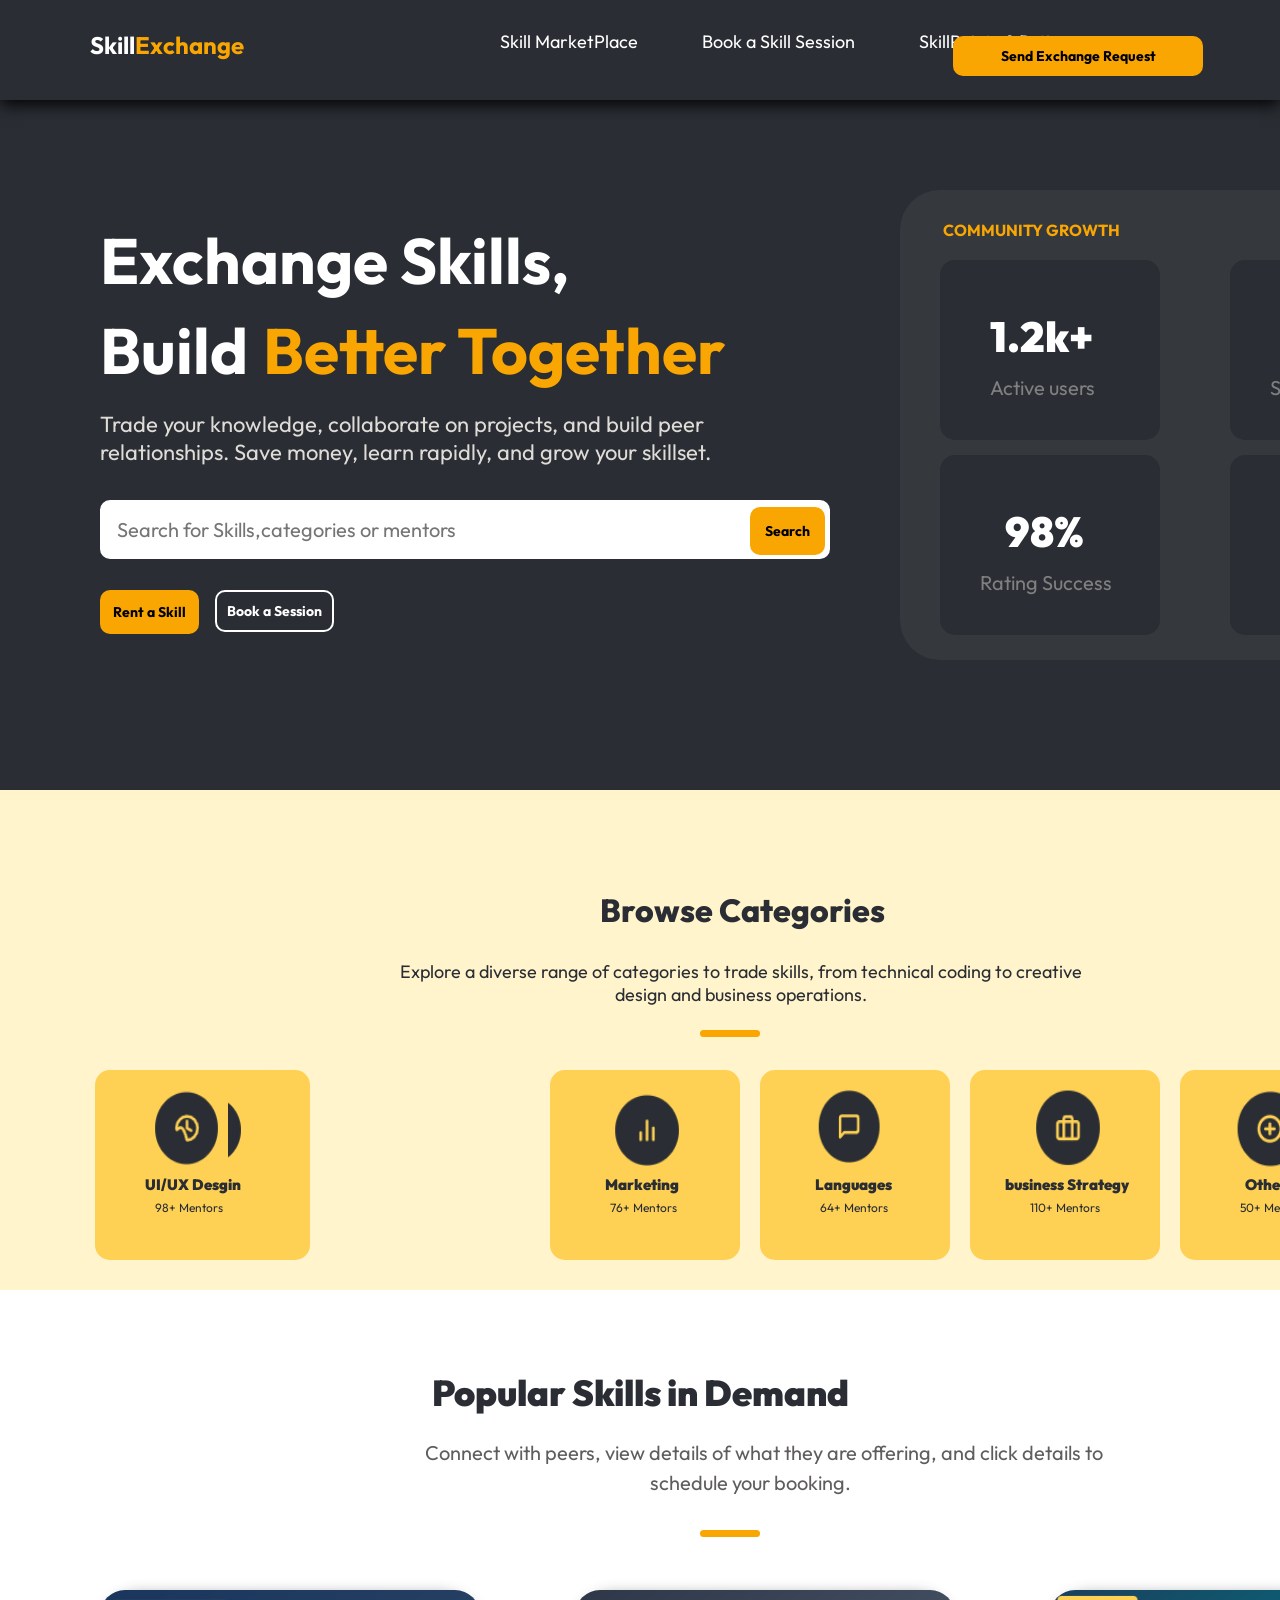
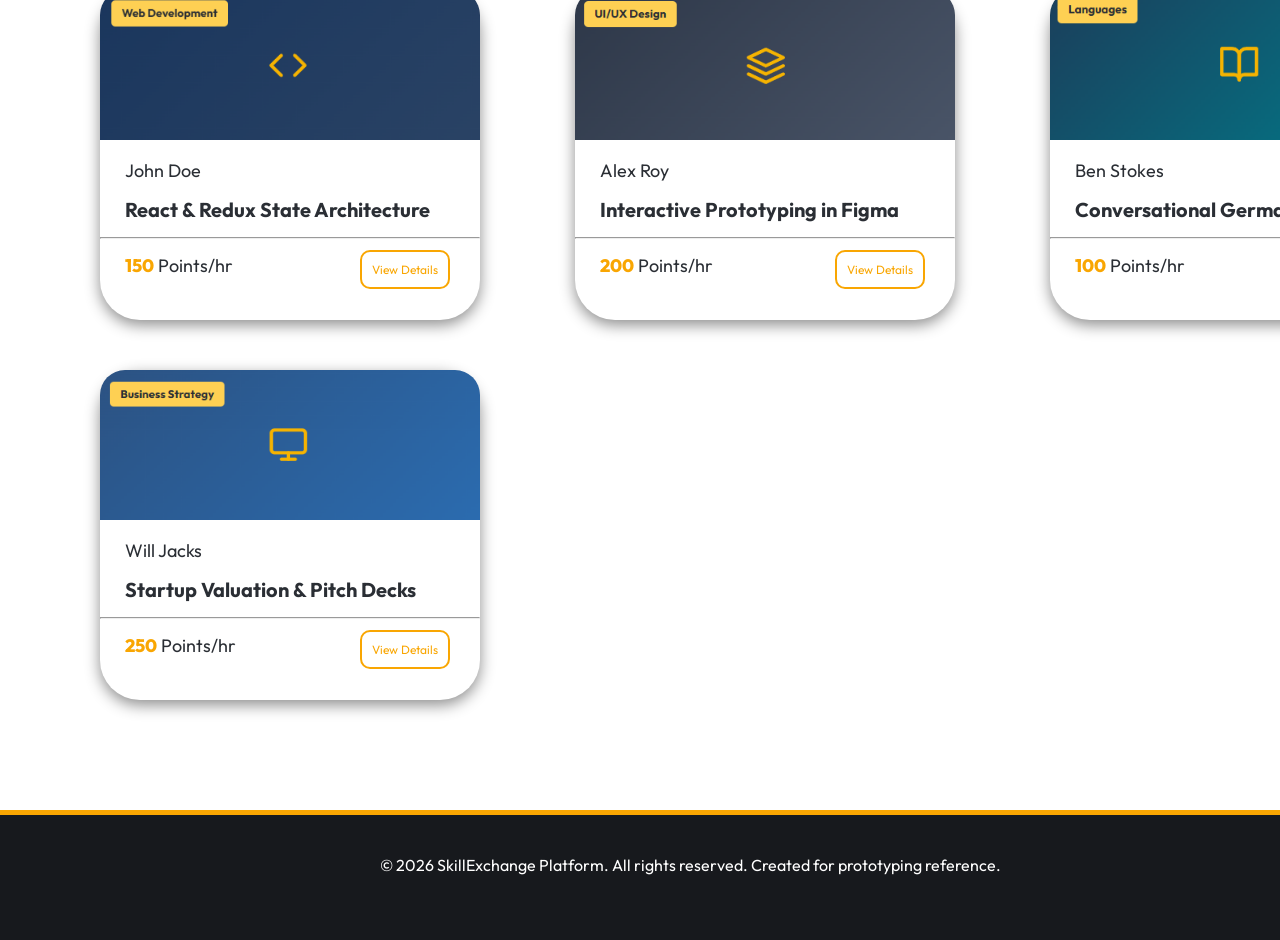
<file: allcodes/index.html>
<!DOCTYPE html>
<html lang="en">
<head>
    <meta charset="UTF-8">
    <link rel="stylesheet" href="skillmarket.css">
    <link rel="icon" href="./Gemini_Generated_Image_r9haxmr9haxmr9ha.png">
    <meta name="viewport" content="width=device-width, initial-scale=1.0">
    <link rel="preconnect" href="https://fonts.googleapis.com">
<link rel="preconnect" href="https://fonts.gstatic.com" crossorigin>
<link href="https://fonts.googleapis.com/css2?family=Outfit:wght@100..900&display=swap" rel="stylesheet">
    <title>X-Stranger</title>
</head>
<body>
  
    <nav>

        <div class="nav-bg">

            <!-- nav-heading -->

             <div class="nav-heading">
            <h1>Skill</h1> <h1 style="color: #F9A602;">Exchange</h1>
        </div>

        <!-- nav-sections -->


        <div class="nav-sections">
            <li style="margin-left: 500px;">Skill MarketPlace</li>
            <a href="./booking.html" style="text-decoration: none; color: white;"><li>Book a Skill Session</li></a>
            <a href="./skillpoints.html" style="text-decoration: none; color: white;"><li>SkillPoints & Ratings</li></a>
            <div class="nav-btn">
                <a href="./linked-feedback.html"><button style="margin-bottom: 10px; border: none;">Send Exchange Request</button></a>
            </div>
        </div>
  </nav>    

    <div class="align">
<!-- intro-section-left -->


<div class="intro-section">

    <div class="left-intro-up">
        <h1>Exchange Skills,</h1>
        
    </div>

     <div class="left-intro-down1">
        <h1>Build</h1>  <h1 style="margin-left: 15px; color: #F9A602;">Better Together</h1> 
        
    </div>

    <div class="left-intro-down2">
        <p>Trade your knowledge, collaborate on projects, and build peer</p>  <p> relationships. Save money, learn rapidly, and grow your skillset.  </p>
    </div>

     <div class="left-intro-down3">
        <input  type="text" placeholder="Search for Skills,categories or mentors " >
        <button>Search</button>
    </div>

    <div class="left-intro-down4">
        <a href="./linked-feedback.html"><div class="intro-left-btn1"><button >Rent a Skill</button></div></a>
<div class="intro-left-btn2"><a href="./booking.html" style="text-decoration: none;"><button >Book a Session</button></a></div> 
    </div>

</div>
     </div>


     <!-- intro-section-right -->

     <div class="intro-section-right">
      <div class="intro-box">

        <div class="box-head">
            COMMUNITY GROWTH
        </div>


        <div class="intro-right-boxes">
            <div class="card1">
                <p>1.2k+</p>
                <p1>Active users</p1>
            </div>
            <div class="card2">
                <p>450+</p>
                <p1>Skills Swapped</p1>
            </div>
            <div class="intro-right-other cards">
            <div class="card3">
                 <p>98%</p>
                <p1>Rating Success</p1>
            </div>
              <div class="card4">
                 <p>12k</p>
                <p1>Points Traded</p1>
              </div>
              </div>

        </div>




      </div>
      </div>

  </div>



<!-- browse sections -->

<div class="browse-area">

    <div class="details1-browse">
        <p>Browse Categories</p>
    </div>

     <div class="details2-browse">
        <p>Explore a diverse range of categories to trade skills, from technical coding to creative</p> <p>design and business operations.</p>
    </div>

    <div class="details2-browse-hypen"></div>





    <div class="details2-browse-container">
           <div class="card1-browse">
            <img src="./browselogo1.png" alt="" height="80px" width="80px" > 
            <p>Web Development</p>
            <p1>120+ Members</p1>

           </div>
               <div class="card2-browse">
                <img src="./ui design.png" alt="" height="80px" width="80px" > 
                    <p>UI/UX Desgin</p>
            <p1>98+ Mentors</p1>
               </div>
                   <div class="card3-browse">
                    <img src="./marketing.png" alt="" height="80px" width="95px" > 
                      <p>Marketing</p>
            <p1>76+ Mentors</p1>
                   </div>
                       <div class="card4-browse">
                        <img src="./lagnuages.png" alt="" height="75px" width="85px" > 
                          <p>Languages</p>
            <p1>64+ Mentors</p1>
                       </div>
                        <div class="card5-browse">
                            <img src="./business.png" alt="" height="85px" width="100px" > 
                              <p>business Strategy</p>
            <p1>110+ Mentors</p1>
                        </div>
                            <div class="card6-browse">
                                <img src="./others.png" alt="" height="80px" width="90px" > 
                                  <p style=" color: #2A2E34;">Others</p>
            <p1>50+ Mentors</p1>
                            </div>

    </div>
</div>

<!-- skills section -->

<div class="skills">
    <div class="skills-heading">
        <h1>Popular Skills in Demand</h1>
         </div>
<div class="skill-heading-p">
        <p>Connect with peers, view details of what they are offering, and click details to</p>
        <p style="top: 170px;left: 650px;margin-top: 10px;">schedule your booking.</p>
        </div>

        <div class="skill-hypen"></div>



        <!-- skills box section -->


<div class="imgskill-box">
    <div class="imgskill-box1">
        <img src="./Screenshot 2026-08-07 153200.png" alt="">
        <div class="img-details">    
            <p>John Doe</p>
              <p1>React & Redux State Architecture</p1>
              <hr style="margin-top: 15px;">
              <p> <p9 style="color: #F9A602;font-weight: 800">150</p9> Points/hr</p>
              <div class="view-button">
              <a href="./booking.html" style="text-decoration: none;"><button >View Details</button></a>
              </div>
              
            
        </div>
        
    </div>



    <div class="imgskill-box2">
         <img src="./img2.png" alt="">
          <div class="img-details">   
             <p>Alex Roy</p>
              <p1>Interactive Prototyping in Figma</p1> 
              <hr style="margin-top: 15px;">
              <p> <p9 style="color: #F9A602;font-weight: 800">200</p9> Points/hr</p>
               <div class="view-button">
             <a href="./booking.html" style="text-decoration: none;"><button >View Details</button></a>
              </div>
           
        </div>
    </div>






    <div class="imgskill-box3">
         <img src="./img3.png" alt="">
          <div class="img-details">    
            <p>Ben Stokes</p>
              <p1>Conversational German Basics</p1> 
              <hr style="margin-top: 15px;">
               <p> <p9 style="color: #F9A602;font-weight: 800">100</p9> Points/hr</p>
               <div class="view-button">
              <a href="./booking.html" style="text-decoration: none;"><button >View Details</button></a>
              </div>
          
        
        </div>
    </div><br>


    <div class="imgskill-box4">
         <img src="./img4.png" alt="">
          <div class="img-details">    
            <p>Will Jacks</p>
              <p1>Startup Valuation & Pitch Decks</p1> 
               <hr style="margin-top: 15px;">
               <p> <p9 style="color: #F9A602;font-weight: 800">250</p9> Points/hr</p>
               <div class="view-button">
              <a href="./booking.html" style="text-decoration: none;"><button >View Details</button></a>
              </div>
        </div>
    </div>
    
</div>
   
</div>

<!-- FOOTER SECTIONS FOR ALL -->

<div class="footer-area">
    <p style="color: white; text-align: center; margin-top: 40px; margin-left: 100px;">
        © 2026 SkillExchange Platform. All rights reserved. Created for prototyping reference.
    </p>
</div>














</body>
</html>
</file>
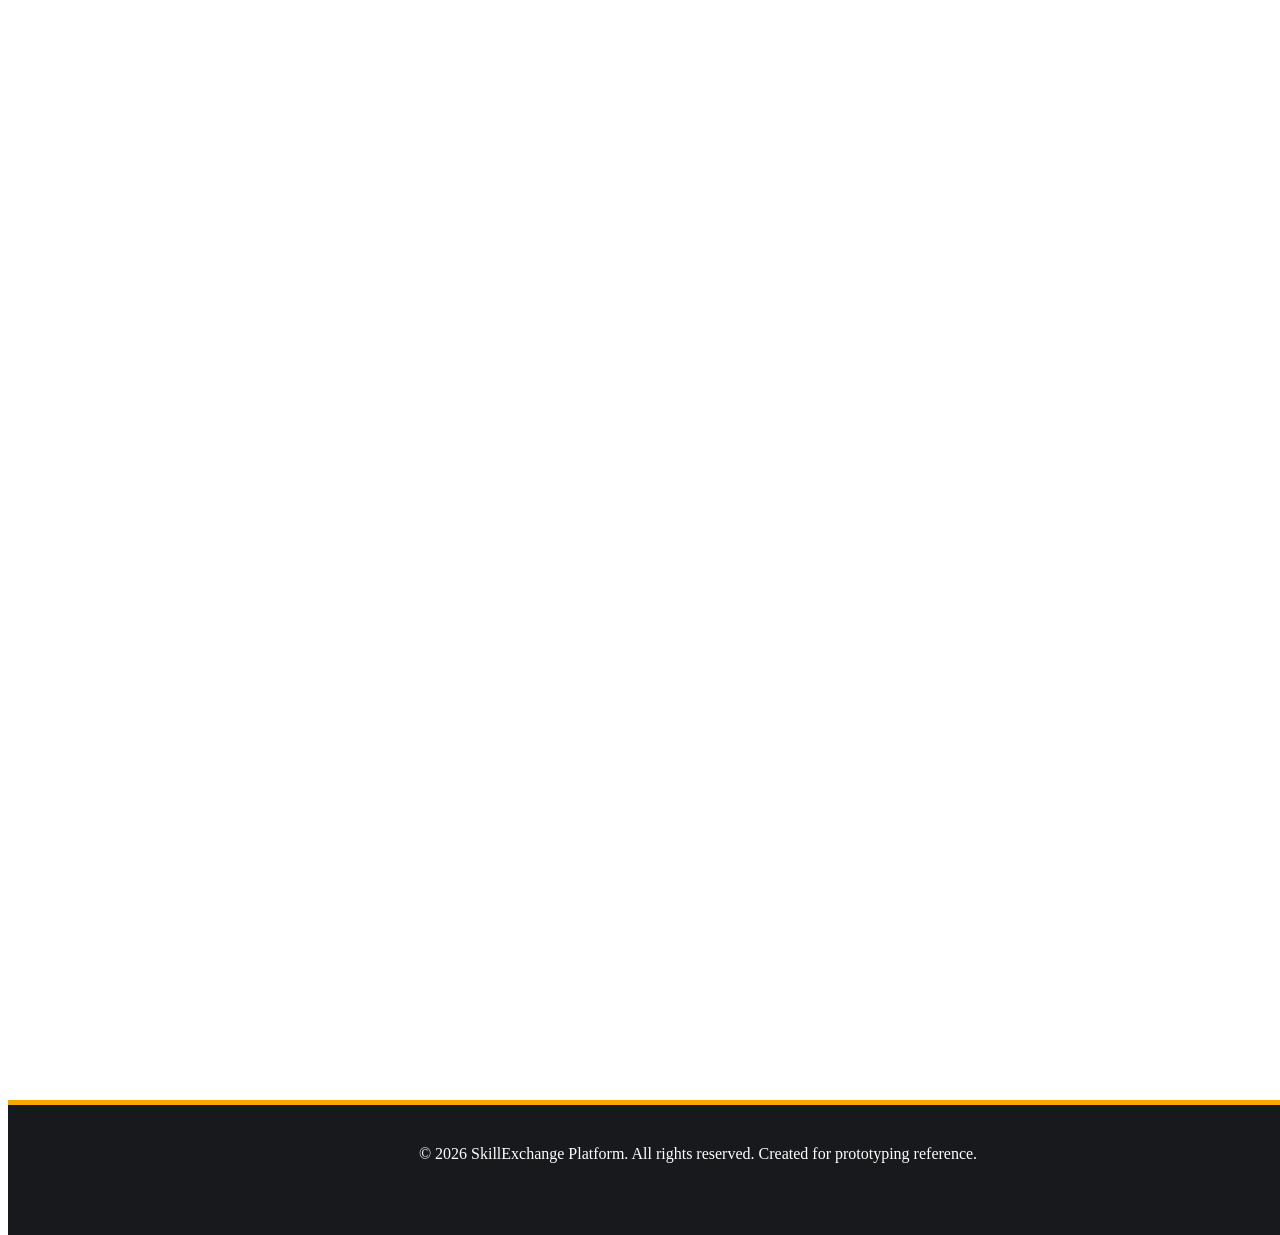
<file: admin dashboard/admin.html>
<!DOCTYPE html>
<html lang="en">
<head>
    <meta charset="UTF-8">
    <meta name="viewport" content="width=device-width, initial-scale=1.0">
    <title>Document</title>
    <link rel="stylesheet" href="admin.css">
</head>
<body>
    <div class="header"></div>



    <!-- FOOTER SECTIONS FOR ALL -->

<div class="footer-area">
    <p style="color: white; text-align: center; margin-top: 40px; margin-left: 100px;">
        © 2026 SkillExchange Platform. All rights reserved. Created for prototyping reference.
    </p>
</div>
</body>
</html>
</file>
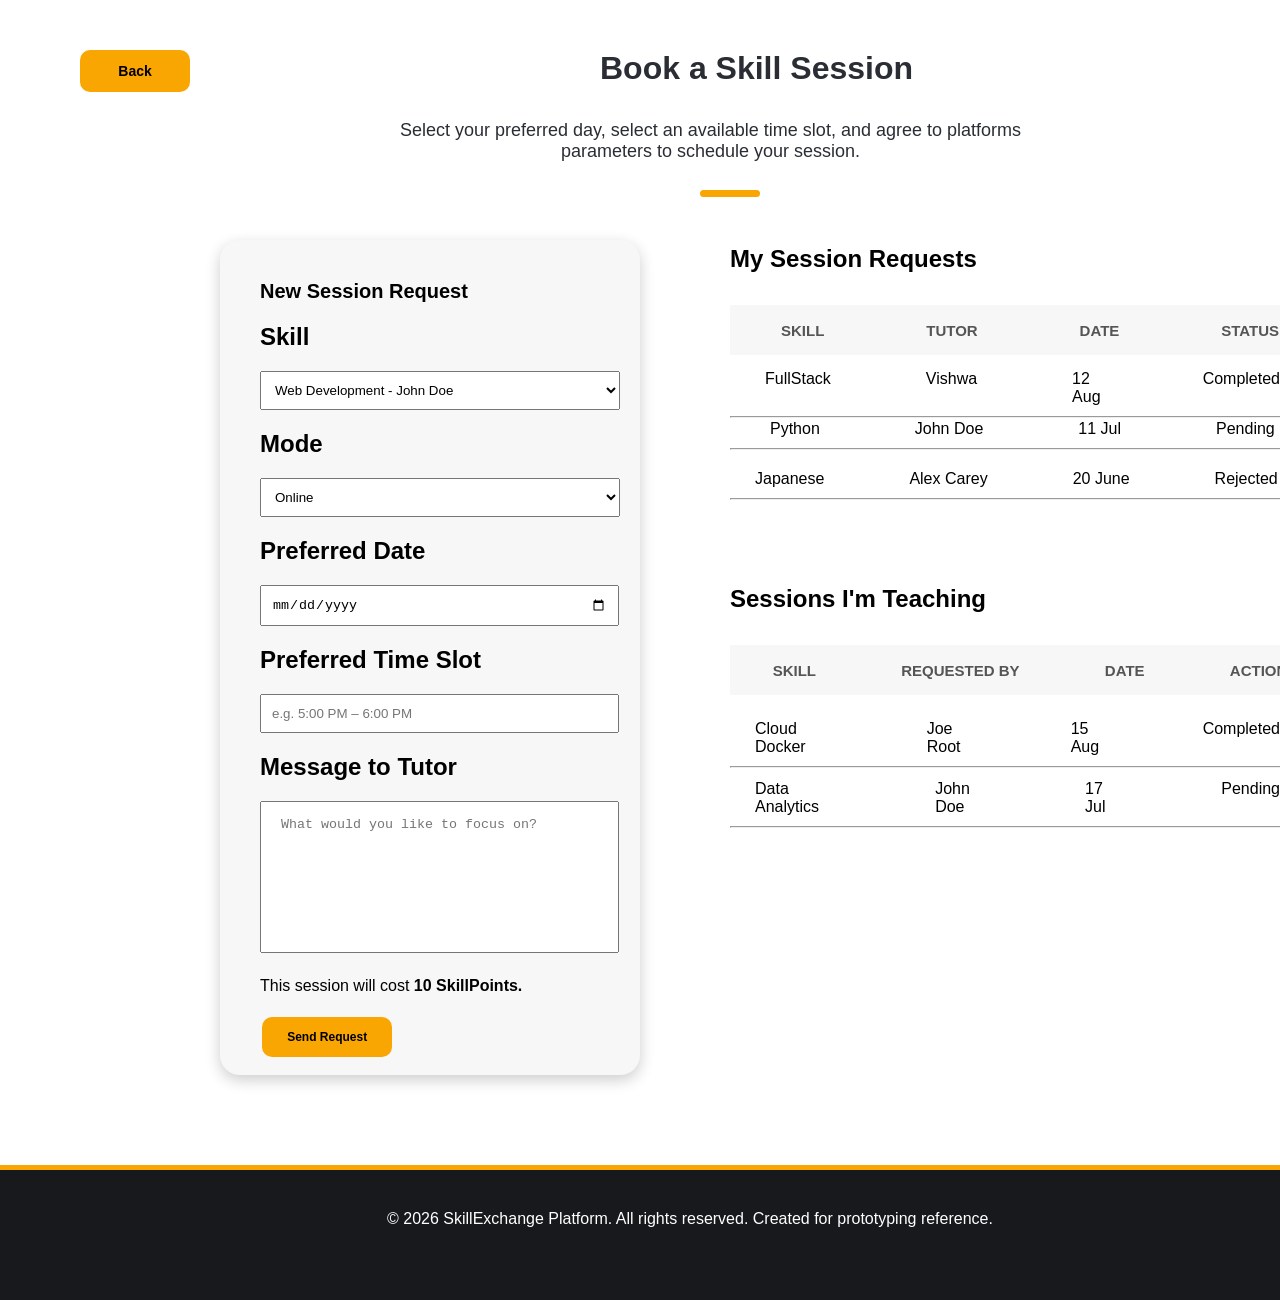
<file: allcodes/booking.html>
<!DOCTYPE html>
<html lang="en">
<head>
    <link rel="stylesheet" href="./booking.css">
    <meta charset="UTF-8">
    <meta name="viewport" content="width=device-width, initial-scale=1.0">
    <title>X-Stranger</title>
    <link rel="icon" href="./Gemini_Generated_Image_r9haxmr9haxmr9ha.png">
</head>


<!-- booking intro head section -->
<div class="book-head-align">
    <div class="booking-heading">
        <body>

    <div class="book-head">
        <p>Book a Skill Session</p>
    </div>

     <div class="book-head-detail">
        <p>Select your preferred day, select an available time slot, and agree to platforms</p> <p>parameters to schedule your session.</p>
    </div>
    <div class="book-detail-hypen"></div>
    </div>


    <!-- new session request session -->

    <div class="new-session-box">
        <div class="new-session-head">
            New Session Request
        </div>
        <div class="new-session-options-skill">
            <h2>Skill</h2>
            <div class="skill-options">
            <select class="skill-select">
                <option value="web-dev" class="web-dev">Web Development - John Doe</option>
                  <option value="web-dev" class="web-dev">UI/UX Design - John Doe</option>
                    <option value="web-dev" class="web-dev">Languages- John Doe</option>
                      <option value="web-dev" class="web-dev">Business Strategy - John Doe</option>
            </select>
            </div>
        </div>


        <div class="mode-section">
            <h2>Mode</h2>
             <div class="skill-options">
            <select class="skill-select">
                <option value="web-dev" class="web-dev">Online</option>
                  <option value="web-dev" class="web-dev">Offline (On Campus)</option>
            </select>
            </div>
        </div>
        
 <div class="date-section">
    <h2>Preferred Date</h2>
    <input type="date" placeholder="">
 </div>

 <div class="time-section">
    <h2>Preferred Time Slot</h2>
    <input type="text" placeholder="e.g. 5:00 PM – 6:00 PM">
 </div>

 <div class="Message-area">
    <h2>Message to Tutor</h2>
    <textarea name="text-tutor"  id="" placeholder="What would you like to focus on?"></textarea>

 </div>


 <div class="info-bottom">
    <p>This session will cost <p2>10 SkillPoints.</p2></p>
 </div>


  <div class="nav-btn">
                <button id="sendrequestbtn"  style="margin-bottom: 10px; ">Send Request</button>
            </div>

 </div>



<!--  SESSION REQUESTS RIGHT SIDE -->




<div class="My-Session-REQUESTS">

    <div class="My-Session-REQUESTS-head">
          <h2>My Session Requests</h2>
    </div>

    <div class="My-Session-REQUESTS-box">
        <div class="My-Session-REQUESTS-head-content"></div>
        <ul>
            <li>SKILL</li>
                 <li>TUTOR</li>
                      <li>DATE</li>
                           <li>STATUS</li>
        </ul>

    </div>
  
</div>



<div class="My-Session-REQUESTS-box-details">
<div class="My-Session-REQUESTS-details">
    <ul>
            <li style="padding-left: 35px;"><p>FullStack</p></li>
                 <li>Vishwa</li>
                      <li>12 Aug</li>
                           <li>Completed</li>
        </ul>
</div>
<div class="hr-align">
<hr>
</div>
</div>


<div class="My-Session-REQUESTS-box-details2">
<div class="My-Session-REQUESTS-details">
    <ul>
            <li style="padding-left: 40px;">Python</li>
                 <li>John Doe</li>
                      <li style="padding-left: px;">11 Jul</li>
                           <li>Pending</li>
        </ul>
</div>
<div class="hr-align">
<hr>
</div>
</div>


<div class="My-Session-REQUESTS-box-details3">
<div class="My-Session-REQUESTS-details">
    <ul>
            <li style="padding-left: 25px;">Japanese</li>
                 <li>Alex Carey</li>
                      <li>20 June</li>
                           <li>Rejected</li>
        </ul>
</div>
<div class="hr-align">
<hr>
</div>
</div>


<!-- 
session-teaching-right -->

<div class="My-Session-REQUESTS2">

    <div class="My-Session-REQUESTS-head2">
          <h2>Sessions I'm Teaching</h2>
    </div>

    <div class="My-Session-REQUESTS-box2">
        <div class="My-Session-REQUESTS-head-content2"></div>
        <ul>
            <li>SKILL</li>
                 <li>REQUESTED BY</li>
                      <li>DATE</li>
                           <li>ACTION</li>
        </ul>

    </div>
  
</div>



<div class="My-Session-REQUESTS-box-details5">
<div class="My-Session-REQUESTS-details5">
    <ul>
            <li style="padding-left: 25px;"><p>Cloud Docker</p></li>
                 <li>Joe Root</li>
                      <li>15 Aug</li>
                           <li>Completed</li>
        </ul>
</div>
<div class="hr-align">
<hr>
</div>
</div>


<div class="My-Session-REQUESTS-box-details6">
<div class="My-Session-REQUESTS-details6">
    <ul>
            <li style="padding-left: 25px;">Data Analytics</li>
                 <li>John Doe</li>
                      <li >17 Jul</li>
                           <li style="padding-left:10px;">Pending</li>
        </ul>
</div>
<div class="hr-align">
<hr>
</div>
</div>





<!-- FOOTER SECTIONS FOR ALL -->

<div class="footer-area">
    <p style="color: white; text-align: center; margin-top: 40px; margin-left: 100px;">
        © 2026 SkillExchange Platform. All rights reserved. Created for prototyping reference.
    </p>
</div>



<div class="back-btn">
    <a href="./index.html"><button>Back</button></a>

</div>

<script src="./booking.js"></script>




</body>
</html>
</file>
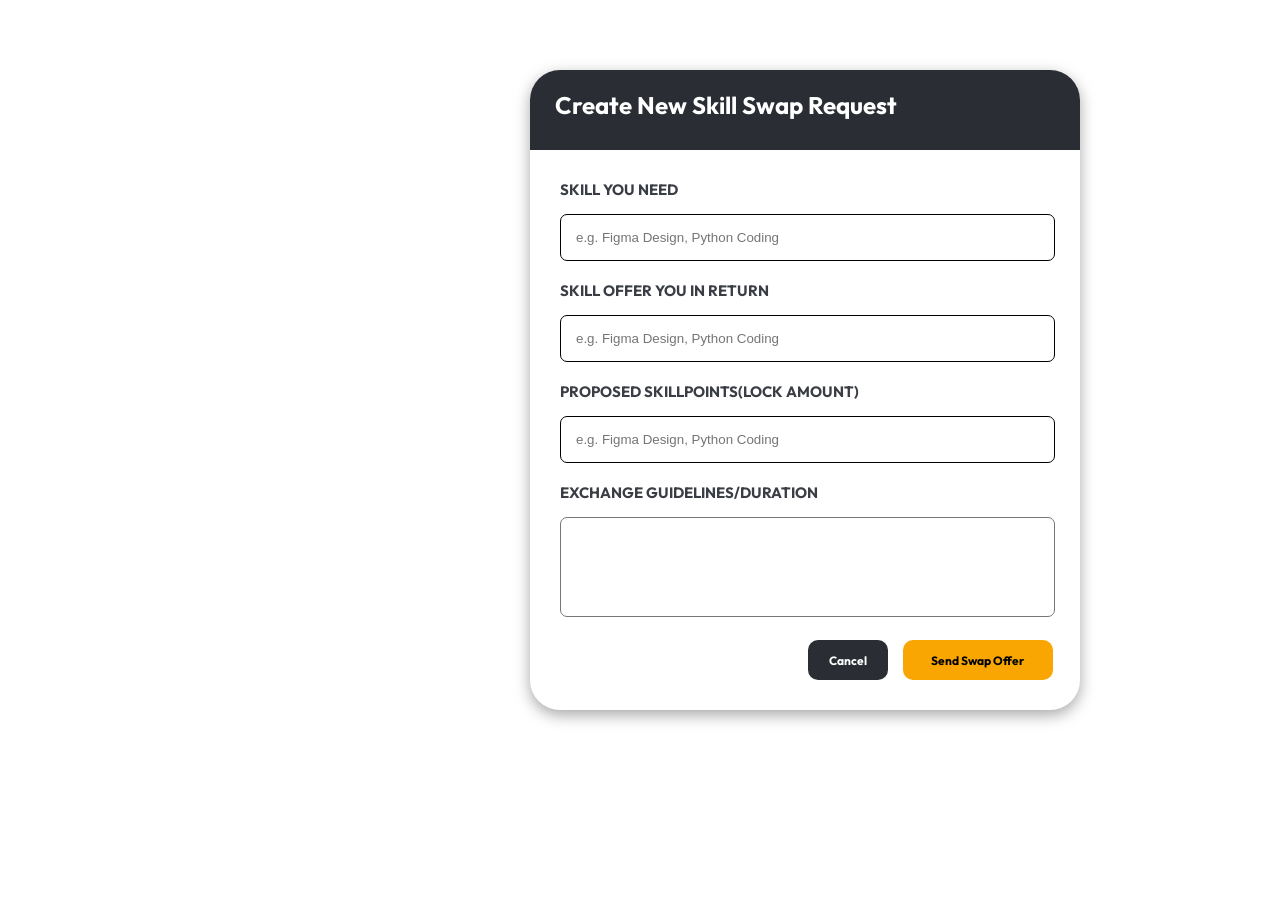
<file: allcodes/feedback.html>
<!DOCTYPE html>
<html lang="en">
<head>
    <meta charset="UTF-8">
    <link rel="stylesheet" href="feedback.css".css>
    <link rel="icon" href="./Gemini_Generated_Image_r9haxmr9haxmr9ha.png">
    <meta name="viewport" content="width=device-width, initial-scale=1.0">
    <link rel="preconnect" href="https://fonts.googleapis.com">
<link rel="preconnect" href="https://fonts.gstatic.com" crossorigin>
<link href="https://fonts.googleapis.com/css2?family=Outfit:wght@100..900&display=swap" rel="stylesheet">
    <title>X-Stranger</title>

</head>
<body>
    




<div class="feedback-box">


    <div class="feed-head-black">
        <div class="feed-head-detail">
            <h1>Create New Skill Swap Request</h1>
        </div>
        </div>




        <div class="feedback-sections" style="position: relative;">


            <div class="skillsneed">
    <h2>SKILL YOU NEED</h2>
    <input type="text" placeholder="e.g. Figma Design, Python Coding">
 </div>



       <div class="skillsneed1">
    <h2>SKILL OFFER YOU IN RETURN</h2>
    <input type="text" placeholder="e.g. Figma Design, Python Coding">
 </div>



       <div class="skillsneed2">
    <h2>PROPOSED SKILLPOINTS(LOCK AMOUNT)</h2>
    <input type="text" placeholder="e.g. Figma Design, Python Coding">
 </div>


       <div class="skillsneed3" >
    <h2>EXCHANGE GUIDELINES/DURATION</h2>
   <textarea name="" id="" ></textarea>
 </div>



 <div class="buttons">
    <div class="btn1">
           <button style="margin-bottom: 10px;">Send Swap Offer</button>
    </div>
     <div class="btn2">
           <button style="margin-bottom: 10px;">Cancel</button>
    </div>
 </div>


        </div>
    







    
</div>


















    
<!-- FOOTER SECTIONS FOR ALL -->

<div class="footer-area">
    <p style="color: white; text-align: center; margin-top: 40px; margin-left: 100px;">
        © 2026 SkillExchange Platform. All rights reserved. Created for prototyping reference.
    </p>
</div>

</body>
</html>
</file>
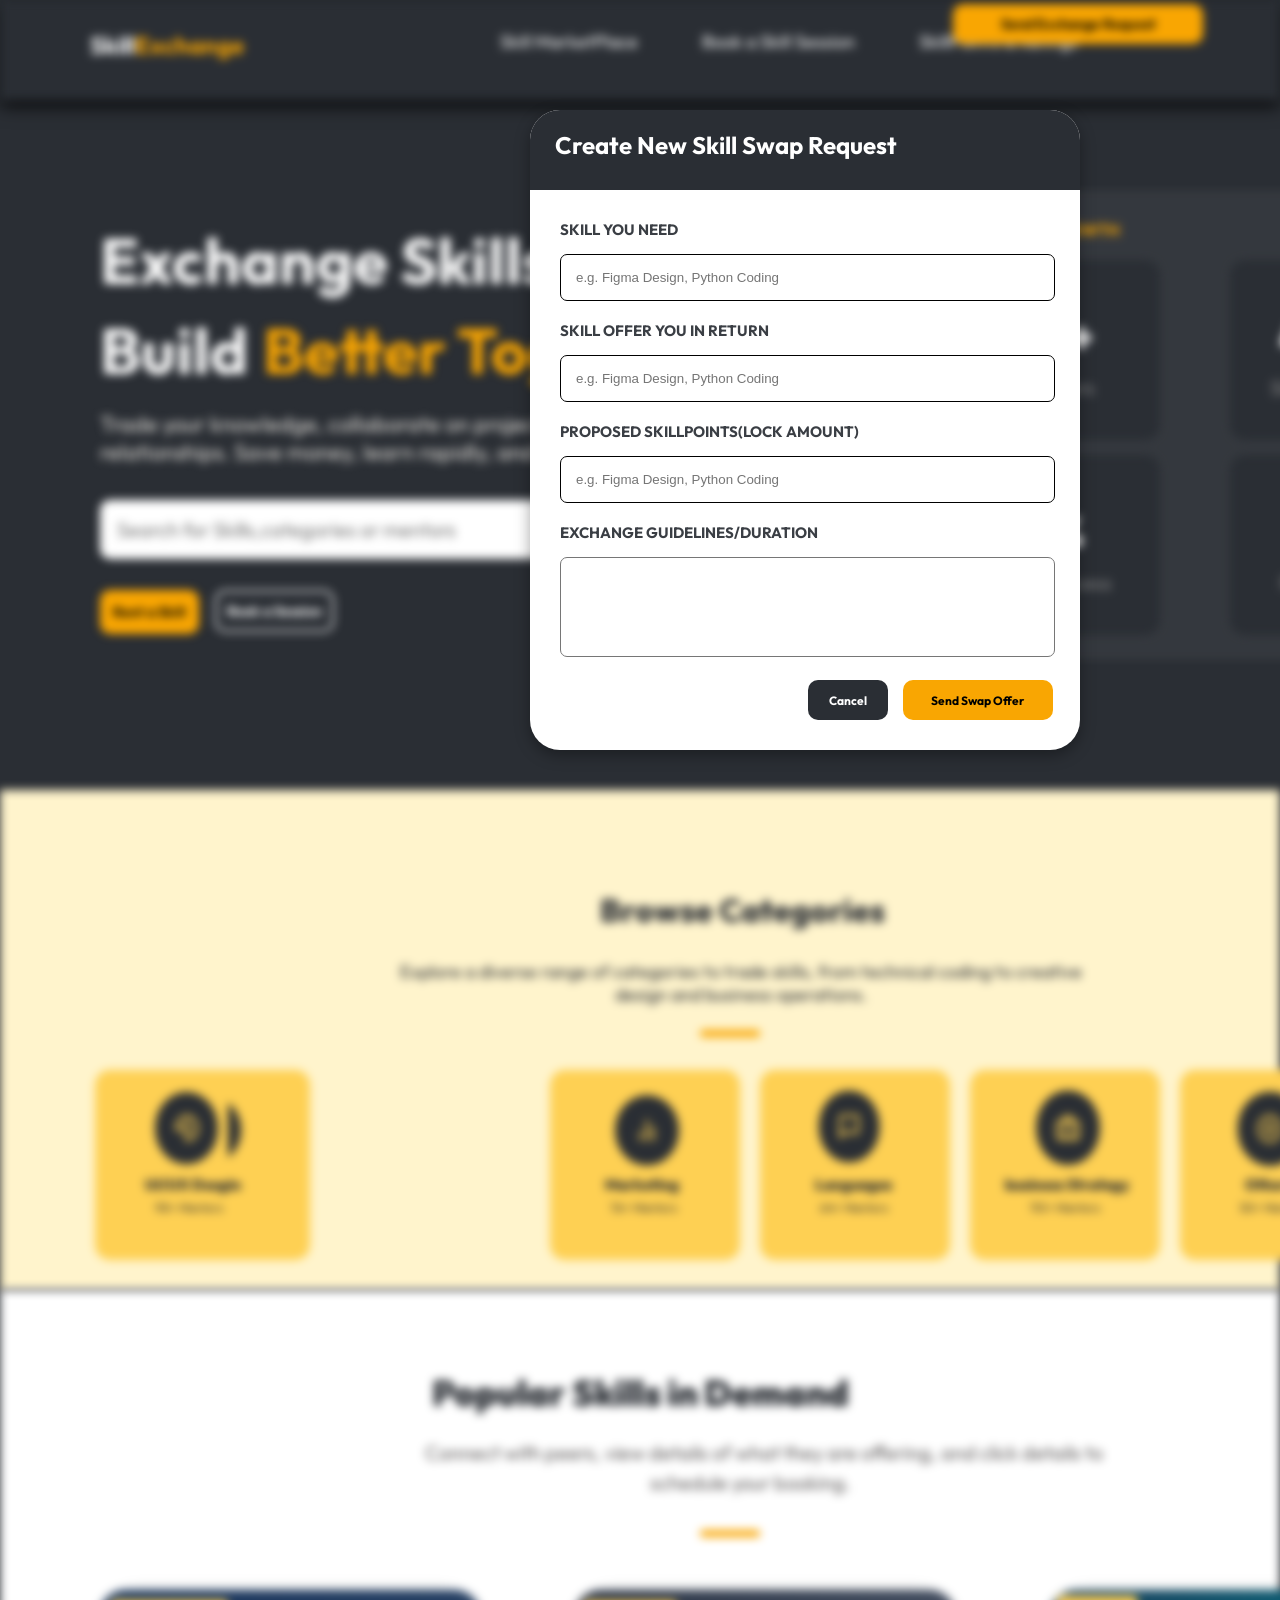
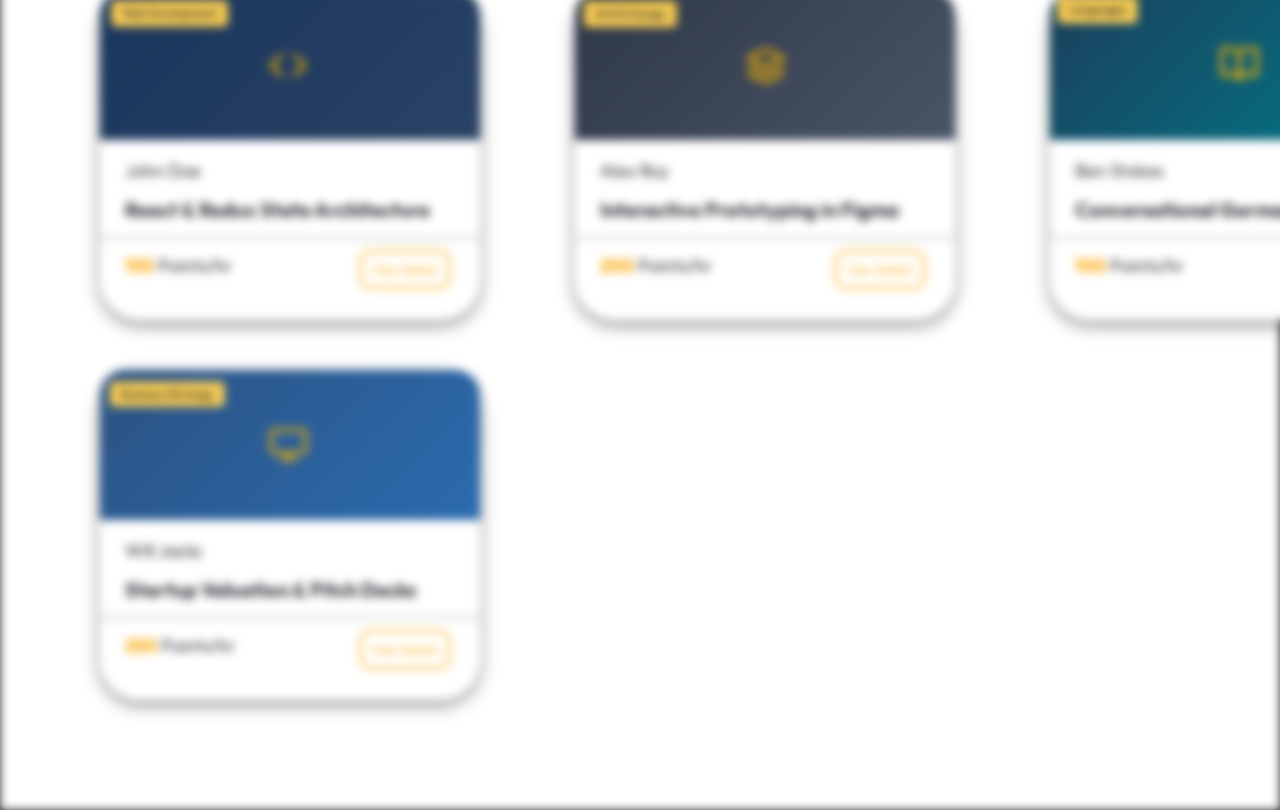
<file: allcodes/linked-feedback.html>
<!DOCTYPE html>
<html lang="en">
<head>
    <meta charset="UTF-8">
    <link rel="stylesheet" href="./linked.feedback.css">
    <link rel="icon" href="./Gemini_Generated_Image_r9haxmr9haxmr9ha.png">
    <meta name="viewport" content="width=device-width, initial-scale=1.0">
    <link rel="preconnect" href="https://fonts.googleapis.com">
<link rel="preconnect" href="https://fonts.gstatic.com" crossorigin>
<link href="https://fonts.googleapis.com/css2?family=Outfit:wght@100..900&display=swap" rel="stylesheet">
    <title>X-Stranger</title>
</head>
<body >
  <div class="all-old code"  style="filter: blur(5px);" >


    <nav>

        <div class="nav-bg">

            <!-- nav-heading -->

             <div class="nav-heading">
            <h1>Skill</h1> <h1 style="color: #F9A602;">Exchange</h1>
        </div>

        <!-- nav-sections -->


        <div class="nav-sections">
            <li style="margin-left: 500px;">Skill MarketPlace</li>
            <a href="./booking.html" style="text-decoration: none; color: white;"><li>Book a Skill Session</li></a>
            <a href="./skillpoints.html" style="text-decoration: none; color: white;"><li>SkillPoints & Ratings</li></a>
            <div class="nav-btn">
                <button style="margin-bottom: 10px; border: none;">Send Exchange Request</button>
            </div>
        </div>
  </nav>    

    <div class="align">
<!-- intro-section-left -->


<div class="intro-section">

    <div class="left-intro-up">
        <h1>Exchange Skills,</h1>
        
    </div>

     <div class="left-intro-down1">
        <h1>Build</h1>  <h1 style="margin-left: 15px; color: #F9A602;">Better Together</h1> 
        
    </div>

    <div class="left-intro-down2">
        <p>Trade your knowledge, collaborate on projects, and build peer</p>  <p> relationships. Save money, learn rapidly, and grow your skillset.  </p>
    </div>

     <div class="left-intro-down3">
        <input  type="text" placeholder="Search for Skills,categories or mentors " >
        <button>Search</button>
    </div>

    <div class="left-intro-down4">
        <div class="intro-left-btn1"><button >Rent a Skill</button></div>
<div class="intro-left-btn2"><a href="./booking.html" style="text-decoration: none;"><button >Book a Session</button></a></div> 
    </div>

</div>
     </div>


     <!-- intro-section-right -->

     <div class="intro-section-right">
      <div class="intro-box">

        <div class="box-head">
            COMMUNITY GROWTH
        </div>


        <div class="intro-right-boxes">
            <div class="card1">
                <p>1.2k+</p>
                <p1>Active users</p1>
            </div>
            <div class="card2">
                <p>450+</p>
                <p1>Skills Swapped</p1>
            </div>
            <div class="intro-right-other cards">
            <div class="card3">
                 <p>98%</p>
                <p1>Rating Success</p1>
            </div>
              <div class="card4">
                 <p>12k</p>
                <p1>Points Traded</p1>
              </div>
              </div>

        </div>




      </div>
      </div>

  </div>



<!-- browse sections -->

<div class="browse-area"  style="filter: blur(5px);">

    <div class="details1-browse">
        <p>Browse Categories</p>
    </div>

     <div class="details2-browse">
        <p>Explore a diverse range of categories to trade skills, from technical coding to creative</p> <p>design and business operations.</p>
    </div>

    <div class="details2-browse-hypen"></div>





    <div class="details2-browse-container">
           <div class="card1-browse">
            <img src="./browselogo1.png" alt="" height="80px" width="80px" > 
            <p>Web Development</p>
            <p1>120+ Members</p1>

           </div>
               <div class="card2-browse">
                <img src="./ui design.png" alt="" height="80px" width="80px" > 
                    <p>UI/UX Desgin</p>
            <p1>98+ Mentors</p1>
               </div>
                   <div class="card3-browse">
                    <img src="./marketing.png" alt="" height="80px" width="95px" > 
                      <p>Marketing</p>
            <p1>76+ Mentors</p1>
                   </div>
                       <div class="card4-browse">
                        <img src="./lagnuages.png" alt="" height="75px" width="85px" > 
                          <p>Languages</p>
            <p1>64+ Mentors</p1>
                       </div>
                        <div class="card5-browse">
                            <img src="./business.png" alt="" height="85px" width="100px" > 
                              <p>business Strategy</p>
            <p1>110+ Mentors</p1>
                        </div>
                            <div class="card6-browse">
                                <img src="./others.png" alt="" height="80px" width="90px" > 
                                  <p style=" color: #2A2E34;">Others</p>
            <p1>50+ Mentors</p1>
                            </div>

    </div>
</div>

<!-- skills section -->

<div class="skills"  style="filter: blur(5px);">
    <div class="skills-heading">
        <h1>Popular Skills in Demand</h1>
         </div>
<div class="skill-heading-p">
        <p>Connect with peers, view details of what they are offering, and click details to</p>
        <p style="top: 170px;left: 650px;margin-top: 10px;">schedule your booking.</p>
        </div>

        <div class="skill-hypen"></div>



        <!-- skills box section -->


<div class="imgskill-box">
    <div class="imgskill-box1">
        <img src="./Screenshot 2026-08-07 153200.png" alt="">
        <div class="img-details">    
            <p>John Doe</p>
              <p1>React & Redux State Architecture</p1>
              <hr style="margin-top: 15px;">
              <p> <p9 style="color: #F9A602;font-weight: 800">150</p9> Points/hr</p>
              <div class="view-button">
              <a href="./booking.html" style="text-decoration: none;"><button >View Details</button></a>
              </div>
              
            
        </div>
        
    </div>



    <div class="imgskill-box2">
         <img src="./img2.png" alt="">
          <div class="img-details">   
             <p>Alex Roy</p>
              <p1>Interactive Prototyping in Figma</p1> 
              <hr style="margin-top: 15px;">
              <p> <p9 style="color: #F9A602;font-weight: 800">200</p9> Points/hr</p>
               <div class="view-button">
             <a href="./booking.html" style="text-decoration: none;"><button >View Details</button></a>
              </div>
           
        </div>
    </div>






    <div class="imgskill-box3">
         <img src="./img3.png" alt="">
          <div class="img-details">    
            <p>Ben Stokes</p>
              <p1>Conversational German Basics</p1> 
              <hr style="margin-top: 15px;">
               <p> <p9 style="color: #F9A602;font-weight: 800">100</p9> Points/hr</p>
               <div class="view-button">
              <a href="./booking.html" style="text-decoration: none;"><button >View Details</button></a>
              </div>
          
        
        </div>
    </div><br>


    <div class="imgskill-box4">
         <img src="./img4.png" alt="">
          <div class="img-details">    
            <p>Will Jacks</p>
              <p1>Startup Valuation & Pitch Decks</p1> 
               <hr style="margin-top: 15px;">
               <p> <p9 style="color: #F9A602;font-weight: 800">250</p9> Points/hr</p>
               <div class="view-button">
              <a href="./booking.html" style="text-decoration: none;"><button >View Details</button></a>
              </div>
        </div>
    </div>
    
</div>
   
</div>


  </div>


<!-- new code -->

<div class="feedback-box" style="position: fixed;  top: 80px;" >


    <div class="feed-head-black">
        <div class="feed-head-detail">
            <h1>Create New Skill Swap Request</h1>
        </div>
        </div>




        <div class="feedback-sections" style="position: relative;">


            <div class="skillsneed">
    <h2>SKILL YOU NEED</h2>
    <input type="text" placeholder="e.g. Figma Design, Python Coding">
 </div>



       <div class="skillsneed1">
    <h2>SKILL OFFER YOU IN RETURN</h2>
    <input type="text" placeholder="e.g. Figma Design, Python Coding">
 </div>



       <div class="skillsneed2">
    <h2>PROPOSED SKILLPOINTS(LOCK AMOUNT)</h2>
    <input type="number" placeholder="e.g. Figma Design, Python Coding">
 </div>


       <div class="skillsneed3" >
    <h2>EXCHANGE GUIDELINES/DURATION</h2>
   <textarea name="" id="" ></textarea>
 </div>



 <div class="buttons">
    <div class="btn1">
           <button style="margin-bottom: 10px;" id="swapbtn">Send Swap Offer</button>
    </div>
     <div class="btn2">
           <a href="./index.html"><button style="margin-bottom: 10px;">Cancel</button></a>
    </div>
 </div>


        </div>
    







    
</div>






<script src="./linked-feedback.js"></script>


</body>
</html>
</file>
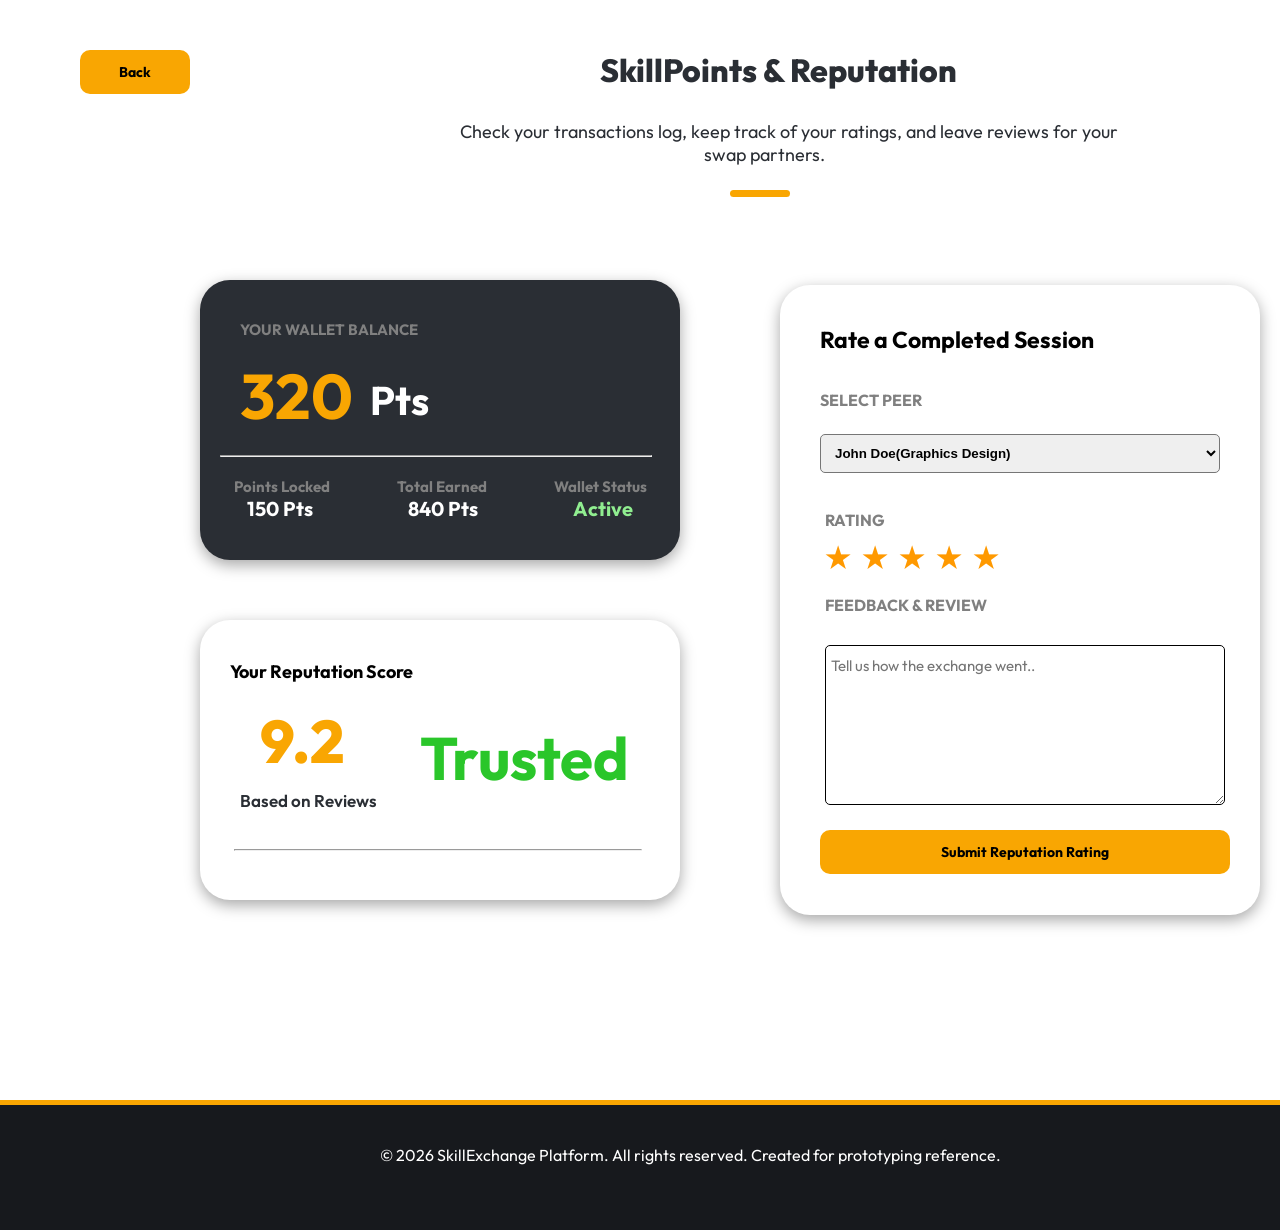
<file: allcodes/skillpoints.html>
<!DOCTYPE html>
<html lang="en">
<head>
    <meta charset="UTF-8">
    <link rel="stylesheet" href="./skillpoints.css">
    <link rel="icon" href="./Gemini_Generated_Image_r9haxmr9haxmr9ha.png">
    <meta name="viewport" content="width=device-width, initial-scale=1.0">
    <link rel="preconnect" href="https://fonts.googleapis.com">
<link rel="preconnect" href="https://fonts.gstatic.com" crossorigin>
<link href="https://fonts.googleapis.com/css2?family=Outfit:wght@100..900&display=swap" rel="stylesheet">
    <title>X-Stranger</title>
</head>
<body>


    <!-- booking intro head section -->
<div class="book-head-align">
    <div class="booking-heading">
        <body>

    <div class="book-head">
        <p>SkillPoints & Reputation</p>
    </div>

     <div class="book-head-detail">
        <p style="margin-left: 60px";>Check your transactions log, keep track of your ratings, and leave reviews for your</p> <p style="margin-left: 10px;">swap partners.</p>
    </div>
    <div class="book-detail-hypen" style="margin-left: 30px";></div>
    </div>
    

<!-- 
    points showing area -->


    <div class="points-show">
        <div class="point-show-box">
            <p>YOUR WALLET BALANCE</p>
            <P1>320</P1><P3>Pts</P3>
            <hr>

            <div class="point-show-box-detail">
                <p7>Points Locked</p7><p8>Total Earned</p8><p9>Wallet Status</p9>
            </div>

             <div class="point-show-box-detail2">
                <p11>150 Pts</p11><p12>840 Pts</p12><p13 style="color: lightgreen;">Active</p13>
            </div>
        </div>
    </div>

<div class="score-show-box">
    <div class="score-show-box-detail1">
        
            <p>Your Reputation Score</p>

    </div>
       <div class="score-show-box-detail2">
        
            <p style="margin-left: 20px;">9.2</p>
            <p1>Based on Reviews</p1>
    </div>
    <div class="trusted">
        <h1>Trusted</h1>
    </div>
    <div class="line">
        <hr>
    </div>
    </div>

    
    
<div class="feedback-box">
    <p>Rate a Completed Session</p>
    <p1>SELECT PEER</p1>

    <div class="opt">
        <select value="feedback" class="opt1">
            <option name="" id="" class="opt-adjust">John Doe(Graphics Design)</option>
             <option name="" id=""class="opt-adjust">Vishwa(Full Stack)</option>
              <option name="" id=""class="opt-adjust">Ben Stokes(Business Strategy)</option>
               <option name="" id=""class="opt-adjust">Alex Carey(UI/UX Design)</option>
        </select>
    </div>
</div>

<div class="rating">
    <p>RATING</p>
    <div class="stars">
    <span>★</span>
    <span>★</span>
    <span>★</span>
    <span>★</span>
    <span>★</span>
</div>

<div class="feed-review">
    <p style="margin-top: 20px;">FEEDBACK & REVIEW</p>
</div>
<textarea name="feedback" id="" placeholder="Tell us how the exchange went.."></textarea>
</div>
<div class="textarea-btn">
    <button id="sub-btn">Submit Reputation Rating</button>

</div>

<div class="back-btn">
    <a href="./index.html"><button>Back</button></a>

</div>


<!-- FOOTER SECTIONS FOR ALL -->

<div class="footer-area">
    <p style="color: white; text-align: center; margin-top: 40px; margin-left: 100px;">
        © 2026 SkillExchange Platform. All rights reserved. Created for prototyping reference.
    </p>
</div>


<script src="./skillpoints.js"></script>
</body>
</html>
</file>
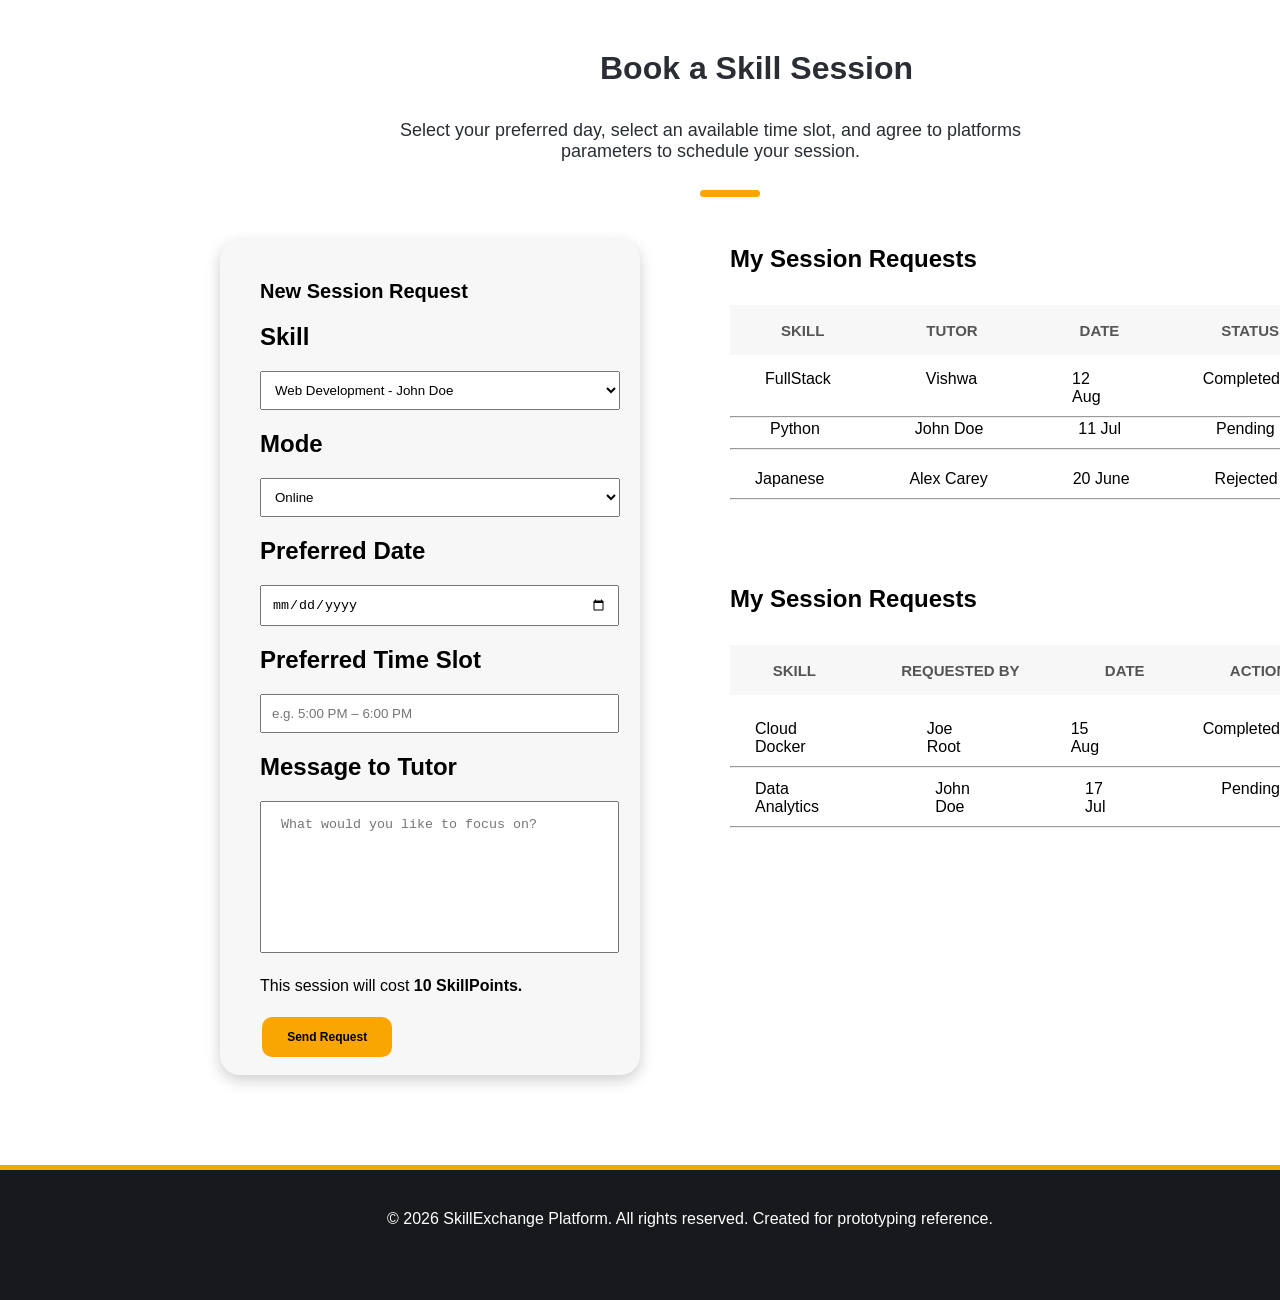
<file: bookingskillsession/booking.html>
<!DOCTYPE html>
<html lang="en">
<head>
    <link rel="stylesheet" href="./booking.css">
    <meta charset="UTF-8">
    <meta name="viewport" content="width=device-width, initial-scale=1.0">
    <title>Document</title>
</head>


<!-- booking intro head section -->
<div class="book-head-align">
    <div class="booking-heading">
        <body>

    <div class="book-head">
        <p>Book a Skill Session</p>
    </div>

     <div class="book-head-detail">
        <p>Select your preferred day, select an available time slot, and agree to platforms</p> <p>parameters to schedule your session.</p>
    </div>
    <div class="book-detail-hypen"></div>
    </div>


    <!-- new session request session -->

    <div class="new-session-box">
        <div class="new-session-head">
            New Session Request
        </div>
        <div class="new-session-options-skill">
            <h2>Skill</h2>
            <div class="skill-options">
            <select class="skill-select">
                <option value="web-dev" class="web-dev">Web Development - John Doe</option>
                  <option value="web-dev" class="web-dev">UI/UX Design - John Doe</option>
                    <option value="web-dev" class="web-dev">Languages- John Doe</option>
                      <option value="web-dev" class="web-dev">Business Strategy - John Doe</option>
            </select>
            </div>
        </div>


        <div class="mode-section">
            <h2>Mode</h2>
             <div class="skill-options">
            <select class="skill-select">
                <option value="web-dev" class="web-dev">Online</option>
                  <option value="web-dev" class="web-dev">Offline (On Campus)</option>
            </select>
            </div>
        </div>
        
 <div class="date-section">
    <h2>Preferred Date</h2>
    <input type="date" placeholder="">
 </div>

 <div class="time-section">
    <h2>Preferred Time Slot</h2>
    <input type="text" placeholder="e.g. 5:00 PM – 6:00 PM">
 </div>

 <div class="Message-area">
    <h2>Message to Tutor</h2>
    <textarea name="text-tutor"  id="" placeholder="What would you like to focus on?"></textarea>

 </div>


 <div class="info-bottom">
    <p>This session will cost <p2>10 SkillPoints.</p2></p>
 </div>


  <div class="nav-btn">
                <button style="margin-bottom: 10px;">Send Request</button>
            </div>

 </div>



<!--  SESSION REQUESTS RIGHT SIDE -->




<div class="My-Session-REQUESTS">

    <div class="My-Session-REQUESTS-head">
          <h2>My Session Requests</h2>
    </div>

    <div class="My-Session-REQUESTS-box">
        <div class="My-Session-REQUESTS-head-content"></div>
        <ul>
            <li>SKILL</li>
                 <li>TUTOR</li>
                      <li>DATE</li>
                           <li>STATUS</li>
        </ul>

    </div>
  
</div>



<div class="My-Session-REQUESTS-box-details">
<div class="My-Session-REQUESTS-details">
    <ul>
            <li style="padding-left: 35px;"><p>FullStack</p></li>
                 <li>Vishwa</li>
                      <li>12 Aug</li>
                           <li>Completed</li>
        </ul>
</div>
<div class="hr-align">
<hr>
</div>
</div>


<div class="My-Session-REQUESTS-box-details2">
<div class="My-Session-REQUESTS-details">
    <ul>
            <li style="padding-left: 40px;">Python</li>
                 <li>John Doe</li>
                      <li style="padding-left: px;">11 Jul</li>
                           <li>Pending</li>
        </ul>
</div>
<div class="hr-align">
<hr>
</div>
</div>


<div class="My-Session-REQUESTS-box-details3">
<div class="My-Session-REQUESTS-details">
    <ul>
            <li style="padding-left: 25px;">Japanese</li>
                 <li>Alex Carey</li>
                      <li>20 June</li>
                           <li>Rejected</li>
        </ul>
</div>
<div class="hr-align">
<hr>
</div>
</div>


<!-- 
session-teaching-right -->

<div class="My-Session-REQUESTS2">

    <div class="My-Session-REQUESTS-head2">
          <h2>My Session Requests</h2>
    </div>

    <div class="My-Session-REQUESTS-box2">
        <div class="My-Session-REQUESTS-head-content2"></div>
        <ul>
            <li>SKILL</li>
                 <li>REQUESTED BY</li>
                      <li>DATE</li>
                           <li>ACTION</li>
        </ul>

    </div>
  
</div>



<div class="My-Session-REQUESTS-box-details5">
<div class="My-Session-REQUESTS-details5">
    <ul>
            <li style="padding-left: 25px;"><p>Cloud Docker</p></li>
                 <li>Joe Root</li>
                      <li>15 Aug</li>
                           <li>Completed</li>
        </ul>
</div>
<div class="hr-align">
<hr>
</div>
</div>


<div class="My-Session-REQUESTS-box-details6">
<div class="My-Session-REQUESTS-details6">
    <ul>
            <li style="padding-left: 25px;">Data Analytics</li>
                 <li>John Doe</li>
                      <li >17 Jul</li>
                           <li style="padding-left:10px;">Pending</li>
        </ul>
</div>
<div class="hr-align">
<hr>
</div>
</div>





<!-- FOOTER SECTIONS FOR ALL -->

<div class="footer-area">
    <p style="color: white; text-align: center; margin-top: 40px; margin-left: 100px;">
        © 2026 SkillExchange Platform. All rights reserved. Created for prototyping reference.
    </p>
</div>







</body>
</html>
</file>
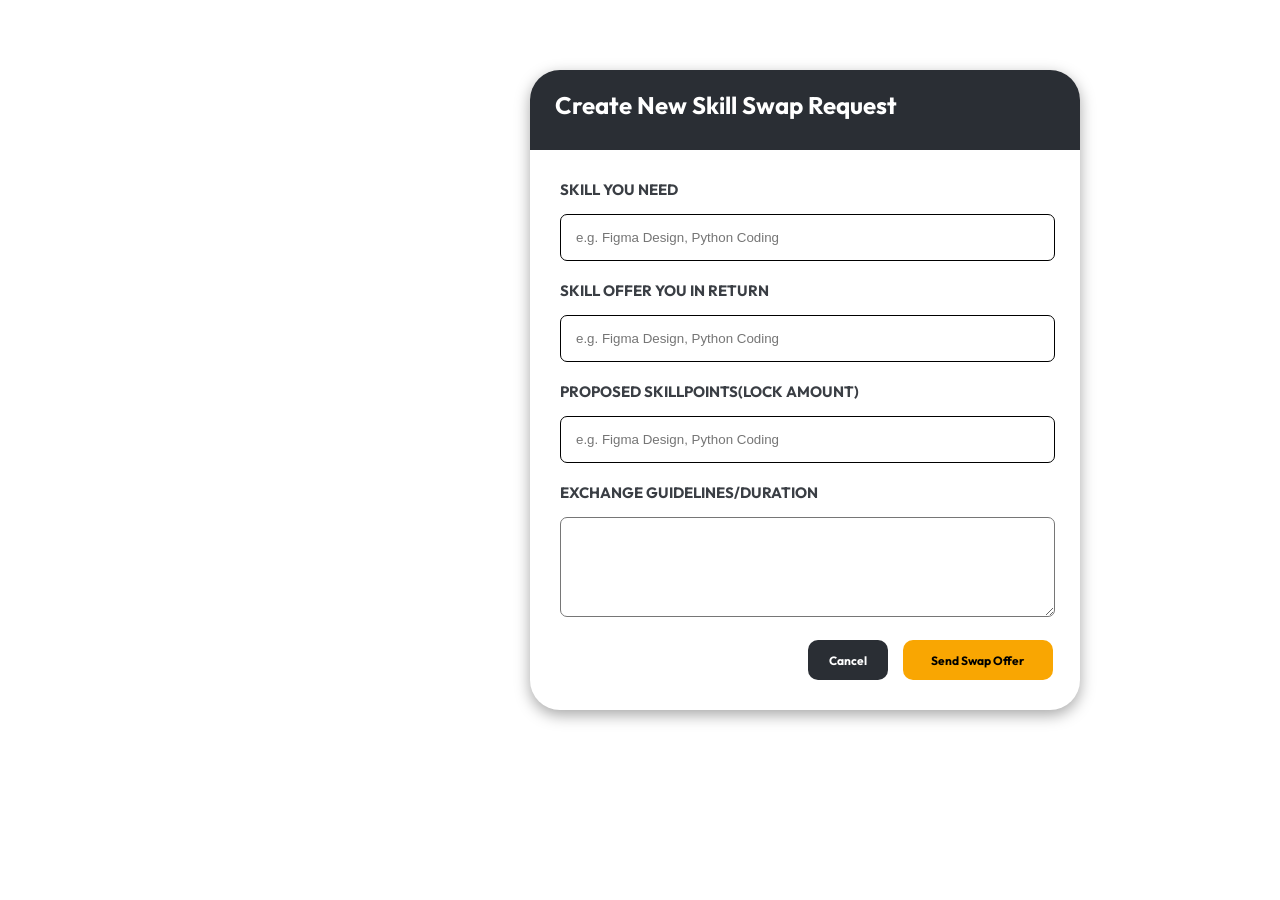
<file: feedbackreview/feedback.html>
<!DOCTYPE html>
<html lang="en">
<head>
    <meta charset="UTF-8">
    <link rel="stylesheet" href="feedback.css".css>
    <link rel="icon" href="./Gemini_Generated_Image_r9haxmr9haxmr9ha.png">
    <meta name="viewport" content="width=device-width, initial-scale=1.0">
    <link rel="preconnect" href="https://fonts.googleapis.com">
<link rel="preconnect" href="https://fonts.gstatic.com" crossorigin>
<link href="https://fonts.googleapis.com/css2?family=Outfit:wght@100..900&display=swap" rel="stylesheet">
    <title>X-Stranger</title>

</head>
<body>
    




<div class="feedback-box">


    <div class="feed-head-black">
        <div class="feed-head-detail">
            <h1>Create New Skill Swap Request</h1>
        </div>
        </div>




        <div class="feedback-sections" style="position: relative;">


            <div class="skillsneed">
    <h2>SKILL YOU NEED</h2>
    <input type="text" placeholder="e.g. Figma Design, Python Coding">
 </div>



       <div class="skillsneed1">
    <h2>SKILL OFFER YOU IN RETURN</h2>
    <input type="text" placeholder="e.g. Figma Design, Python Coding">
 </div>



       <div class="skillsneed2">
    <h2>PROPOSED SKILLPOINTS(LOCK AMOUNT)</h2>
    <input type="text" placeholder="e.g. Figma Design, Python Coding">
 </div>


       <div class="skillsneed3">
    <h2>EXCHANGE GUIDELINES/DURATION</h2>
   <textarea name="" id=""></textarea>
 </div>



 <div class="buttons">
    <div class="btn1">
           <button style="margin-bottom: 10px;">Send Swap Offer</button>
    </div>
     <div class="btn2">
           <button style="margin-bottom: 10px;">Cancel</button>
    </div>
 </div>


        </div>
    







    
</div>



















    
<!-- FOOTER SECTIONS FOR ALL -->

<div class="footer-area">
    <p style="color: white; text-align: center; margin-top: 40px; margin-left: 100px;">
        © 2026 SkillExchange Platform. All rights reserved. Created for prototyping reference.
    </p>
</div>

</body>
</html>
</file>
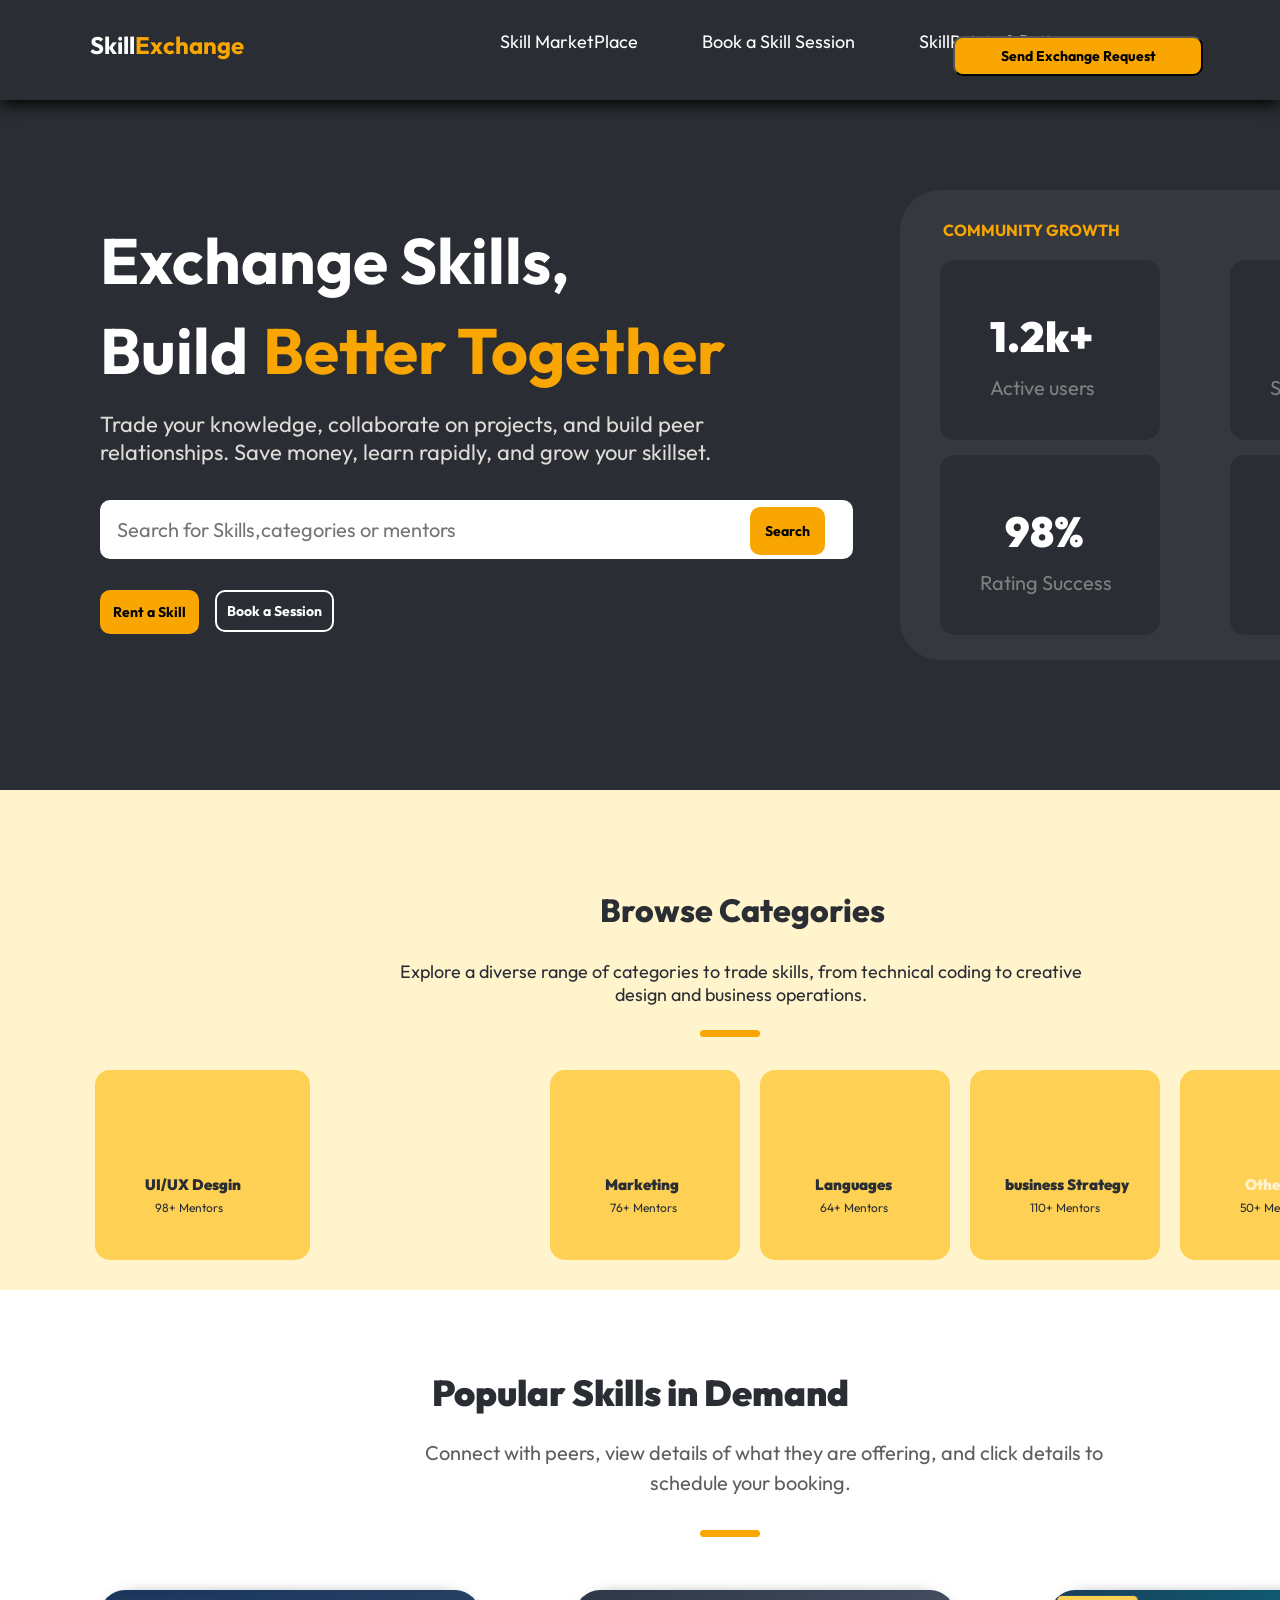
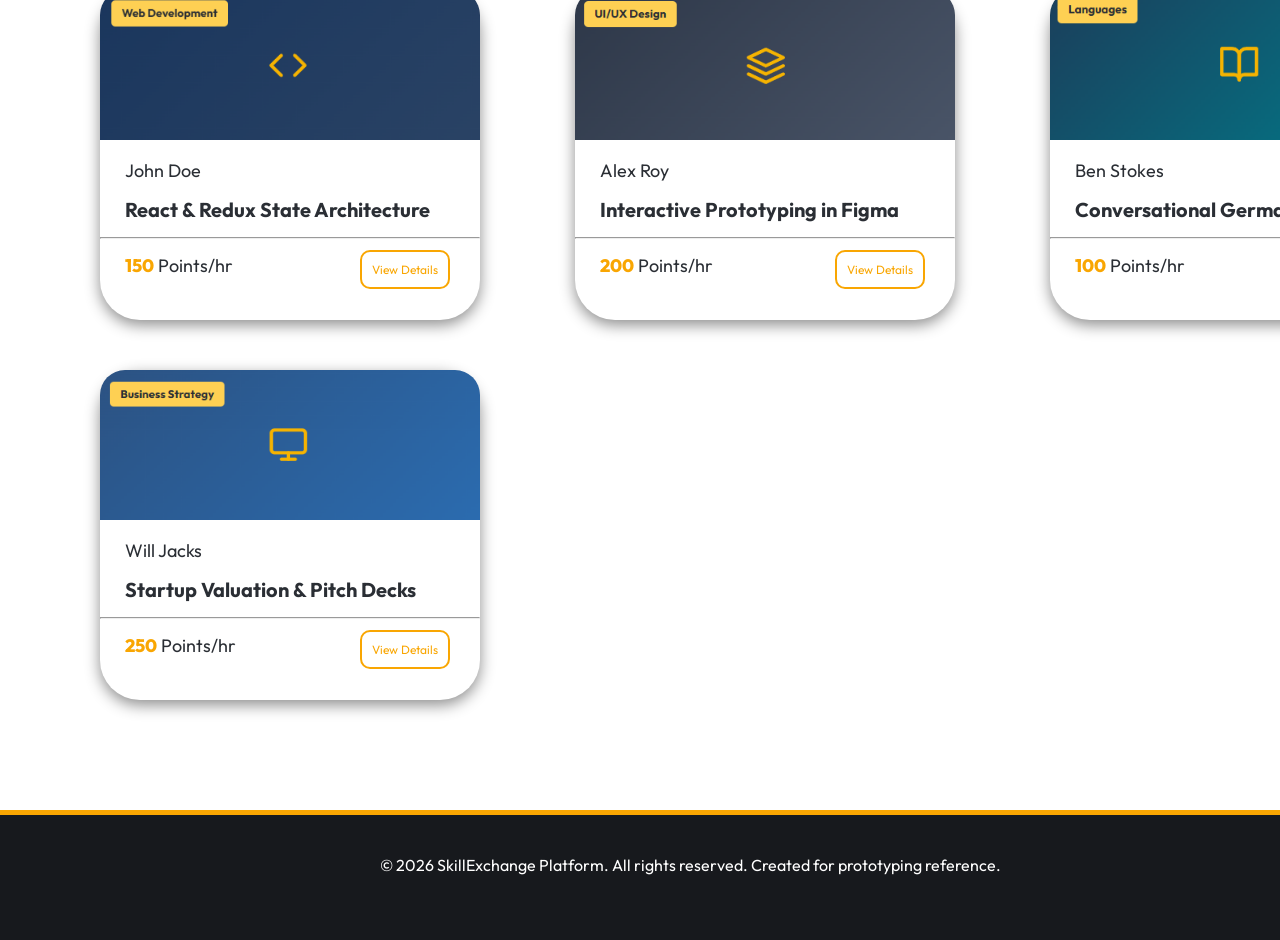
<file: skillmarketplace/skillmarket.html>
<!DOCTYPE html>
<html lang="en">
<head>
    <meta charset="UTF-8">
    <link rel="stylesheet" href="skillmarket.css">
    <link rel="icon" href="./Gemini_Generated_Image_r9haxmr9haxmr9ha.png">
    <meta name="viewport" content="width=device-width, initial-scale=1.0">
    <link rel="preconnect" href="https://fonts.googleapis.com">
<link rel="preconnect" href="https://fonts.gstatic.com" crossorigin>
<link href="https://fonts.googleapis.com/css2?family=Outfit:wght@100..900&display=swap" rel="stylesheet">
    <title>X-Stranger</title>
</head>
<body>
  
    <nav>

        <div class="nav-bg">

            <!-- nav-heading -->

             <div class="nav-heading">
            <h1>Skill</h1> <h1 style="color: #F9A602;">Exchange</h1>
        </div>

        <!-- nav-sections -->


        <div class="nav-sections">
            <li style="margin-left: 500px;">Skill MarketPlace</li>
            <li>Book a Skill Session</li>
            <li>SkillPoints & Ratings</li>
            <div class="nav-btn">
                <button style="margin-bottom: 10px;">Send Exchange Request</button>
            </div>
        </div>
  </nav>    

    <div class="align">
<!-- intro-section-left -->


<div class="intro-section">

    <div class="left-intro-up">
        <h1>Exchange Skills,</h1>
        
    </div>

     <div class="left-intro-down1">
        <h1>Build</h1>  <h1 style="margin-left: 15px; color: #F9A602;">Better Together</h1> 
        
    </div>

    <div class="left-intro-down2">
        <p>Trade your knowledge, collaborate on projects, and build peer</p>  <p> relationships. Save money, learn rapidly, and grow your skillset.  </p>
    </div>

     <div class="left-intro-down3">
        <input type="text" placeholder="Search for Skills,categories or mentors">
        <button>Search</button>
    </div>

    <div class="left-intro-down4">
        <div class="intro-left-btn1"><button >Rent a Skill</button></div>
<div class="intro-left-btn2"><button >Book a Session</button></div> 
    </div>

</div>
     </div>


     <!-- intro-section-right -->

     <div class="intro-section-right">
      <div class="intro-box">

        <div class="box-head">
            COMMUNITY GROWTH
        </div>


        <div class="intro-right-boxes">
            <div class="card1">
                <p>1.2k+</p>
                <p1>Active users</p1>
            </div>
            <div class="card2">
                <p>450+</p>
                <p1>Skills Swapped</p1>
            </div>
            <div class="intro-right-other cards">
            <div class="card3">
                 <p>98%</p>
                <p1>Rating Success</p1>
            </div>
              <div class="card4">
                 <p>12k</p>
                <p1>Points Traded</p1>
              </div>
              </div>



        </div>




      </div>
      </div>

  </div>



<!-- browse sections -->

<div class="browse-area">

    <div class="details1-browse">
        <p>Browse Categories</p>
    </div>

     <div class="details2-browse">
        <p>Explore a diverse range of categories to trade skills, from technical coding to creative</p> <p>design and business operations.</p>
    </div>

    <div class="details2-browse-hypen"></div>





    <div class="details2-browse-container">
           <div class="card1-browse">
            <p>Web Development</p>
            <p1>120+ Members</p1>

           </div>
               <div class="card2-browse">
                    <p>UI/UX Desgin</p>
            <p1>98+ Mentors</p1>
               </div>
                   <div class="card3-browse">
                      <p>Marketing</p>
            <p1>76+ Mentors</p1>
                   </div>
                       <div class="card4-browse">
                          <p>Languages</p>
            <p1>64+ Mentors</p1>
                       </div>
                        <div class="card5-browse">
                              <p>business Strategy</p>
            <p1>110+ Mentors</p1>
                        </div>
                            <div class="card6-browse">
                                  <p>Others</p>
            <p1>50+ Mentors</p1>
                            </div>

    </div>
</div>

<!-- skills section -->

<div class="skills">
    <div class="skills-heading">
        <h1>Popular Skills in Demand</h1>
         </div>
<div class="skill-heading-p">
        <p>Connect with peers, view details of what they are offering, and click details to</p>
        <p style="top: 170px;left: 650px;margin-top: 10px;">schedule your booking.</p>
        </div>

        <div class="skill-hypen"></div>



        <!-- skills box section -->


<div class="imgskill-box">
    <div class="imgskill-box1">
        <img src="./Screenshot 2026-08-07 153200.png" alt="">
        <div class="img-details">    
            <p>John Doe</p>
              <p1>React & Redux State Architecture</p1>
              <hr style="margin-top: 15px;">
              <p> <p9 style="color: #F9A602;font-weight: 800">150</p9> Points/hr</p>
              <div class="view-button">
              <button>View Details</button>
              </div>
              
            
        </div>
        
    </div>



    <div class="imgskill-box2">
         <img src="./img2.png" alt="">
          <div class="img-details">   
             <p>Alex Roy</p>
              <p1>Interactive Prototyping in Figma</p1> 
              <hr style="margin-top: 15px;">
              <p> <p9 style="color: #F9A602;font-weight: 800">200</p9> Points/hr</p>
               <div class="view-button">
              <button>View Details</button>
              </div>
           
        </div>
    </div>






    <div class="imgskill-box3">
         <img src="./img3.png" alt="">
          <div class="img-details">    
            <p>Ben Stokes</p>
              <p1>Conversational German Basics</p1> 
              <hr style="margin-top: 15px;">
               <p> <p9 style="color: #F9A602;font-weight: 800">100</p9> Points/hr</p>
               <div class="view-button">
              <button>View Details</button>
              </div>
          
        
        </div>
    </div><br>


    <div class="imgskill-box4">
         <img src="./img4.png" alt="">
          <div class="img-details">    
            <p>Will Jacks</p>
              <p1>Startup Valuation & Pitch Decks</p1> 
               <hr style="margin-top: 15px;">
               <p> <p9 style="color: #F9A602;font-weight: 800">250</p9> Points/hr</p>
               <div class="view-button">
              <button>View Details</button>
              </div>
        </div>
    </div>
    
</div>
   
</div>





<!-- FOOTER SECTIONS FOR ALL -->

<div class="footer-area">
    <p style="color: white; text-align: center; margin-top: 40px; margin-left: 100px;">
        © 2026 SkillExchange Platform. All rights reserved. Created for prototyping reference.
    </p>
</div>










</body>
</html>
</file>
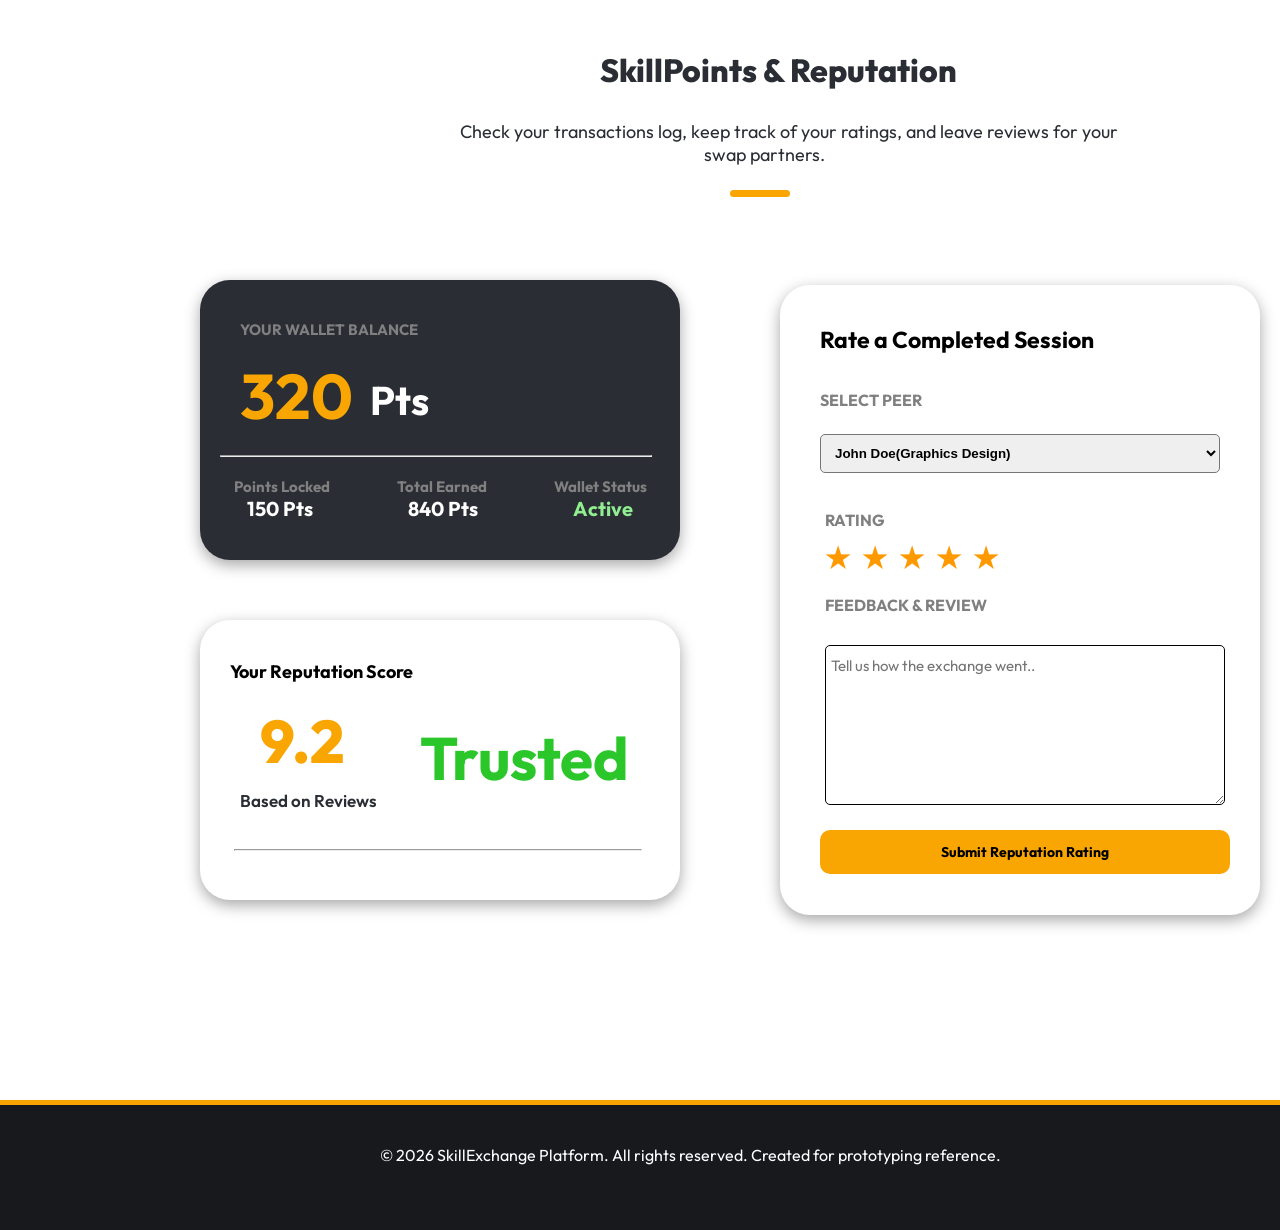
<file: skillpoints/skillpoints.html>
<!DOCTYPE html>
<html lang="en">
<head>
    <meta charset="UTF-8">
    <link rel="stylesheet" href="./skillpoints.css">
    <link rel="icon" href="./Gemini_Generated_Image_r9haxmr9haxmr9ha.png">
    <meta name="viewport" content="width=device-width, initial-scale=1.0">
    <link rel="preconnect" href="https://fonts.googleapis.com">
<link rel="preconnect" href="https://fonts.gstatic.com" crossorigin>
<link href="https://fonts.googleapis.com/css2?family=Outfit:wght@100..900&display=swap" rel="stylesheet">
    <title>X-Stranger</title>
</head>
<body>


    <!-- booking intro head section -->
<div class="book-head-align">
    <div class="booking-heading">
        <body>

    <div class="book-head">
        <p>SkillPoints & Reputation</p>
    </div>

     <div class="book-head-detail">
        <p style="margin-left: 60px";>Check your transactions log, keep track of your ratings, and leave reviews for your</p> <p style="margin-left: 10px;">swap partners.</p>
    </div>
    <div class="book-detail-hypen" style="margin-left: 30px";></div>
    </div>
    

<!-- 
    points showing area -->


    <div class="points-show">
        <div class="point-show-box">
            <p>YOUR WALLET BALANCE</p>
            <P1>320</P1><P3>Pts</P3>
            <hr>

            <div class="point-show-box-detail">
                <p7>Points Locked</p7><p8>Total Earned</p8><p9>Wallet Status</p9>
            </div>

             <div class="point-show-box-detail2">
                <p11>150 Pts</p11><p12>840 Pts</p12><p13 style="color: lightgreen;">Active</p13>
            </div>
        </div>
    </div>

<div class="score-show-box">
    <div class="score-show-box-detail1">
        
            <p>Your Reputation Score</p>

    </div>
       <div class="score-show-box-detail2">
        
            <p style="margin-left: 20px;">9.2</p>
            <p1>Based on Reviews</p1>
    </div>
    <div class="trusted">
        <h1>Trusted</h1>
    </div>
    <div class="line">
        <hr>
    </div>
    </div>

    
    
<div class="feedback-box">
    <p>Rate a Completed Session</p>
    <p1>SELECT PEER</p1>

    <div class="opt">
        <select value="feedback" class="opt1">
            <option name="" id="" class="opt-adjust">John Doe(Graphics Design)</option>
             <option name="" id=""class="opt-adjust">Vishwa(Full Stack)</option>
              <option name="" id=""class="opt-adjust">Ben Stokes(Business Strategy)</option>
               <option name="" id=""class="opt-adjust">Alex Carey(UI/UX Design)</option>
        </select>
    </div>
</div>

<div class="rating">
    <p>RATING</p>
    <div class="stars">
    <span>★</span>
    <span>★</span>
    <span>★</span>
    <span>★</span>
    <span>★</span>
</div>

<div class="feed-review">
    <p style="margin-top: 20px;">FEEDBACK & REVIEW</p>
</div>
<textarea name="feedback" id="" placeholder="Tell us how the exchange went.."></textarea>
</div>
<div class="textarea-btn">
    <button>Submit Reputation Rating</button>

</div>


<!-- FOOTER SECTIONS FOR ALL -->

<div class="footer-area">
    <p style="color: white; text-align: center; margin-top: 40px; margin-left: 100px;">
        © 2026 SkillExchange Platform. All rights reserved. Created for prototyping reference.
    </p>
</div>



</body>
</html>
</file>
<file: allcodes/skillmarket.css>
@import url('https://fonts.googleapis.com/css2?family=Outfit:wght@100..900&display=swap');

*{
    margin: 0;
    padding: 0;
    box-sizing: border-box;
}
body {
  font-family: 'Outfit', sans-serif;
  background-color:#2A2E34;
}
.nav-bg{
    height: 100px;
    width: 100%;
    background-color:  #2A2E34;
     box-shadow: rgba(0, 0, 0, 0.95) 0px 5px 15px;

}
.nav-heading{
    color: white;
    display: flex;
}

.nav-heading h1{
    position: relative;
    left: 7%;
    top:30px;
}
.nav-sections {
    color: white;
    display: flex;
    gap: 5%;
    list-style-type: none;
    font-size: 18px;   
}

.nav-btn button{
  height: 40px;
  width: 250px;
  border-radius: 10px;
  background-color: #F9A602;
  font-weight: 700;
  font-size: 14px;
  font-family: 'Outfit', sans-serif;
  transition: transform 0.4s ease-in-out;

}
.nav-btn{
      position: absolute;
  top: 4%;
  right: 6%;
  text-decoration: none;
  border: none;
}

.nav-sections li:hover{
    cursor: pointer;
    color:#F9A602;
     text-decoration: underline;
    
}

.nav-btn button:hover{
    cursor: pointer;
     transform: scale(1.2);
    
}
.intro-section{
    position: relative;
   
    
}
.left-intro-up{
    position: absolute;
    top: 180px;
    left: 100px;
    font-size: 32px;
    color: white;
}
.left-intro-down1{
    position: absolute;
    top: 270px;
    left: 100px;
    font-size: 32px;
    color: white;
    display: flex;
}


.left-intro-down2{
    position: absolute;
     top: 370px;
    left: 100px;
    font-size: 22px;
    color: rgb(223, 220, 215);
}
.left-intro-down3{
    position: absolute;
    top: 460px;
    left: 100px;

}
.left-intro-down3 input{
   padding: 10px 20px 10px 20px;
   width: 730px;
   border-radius: 10px;
   border: 12px solid white;
   outline: none;
   text-align: left;
}
.left-intro-down3 input::placeholder{
  font-family: "Outfit",sans-serif;
  font-size: 20px;
  position: absolute;
  left: 5px;
  bottom: 5px;
}
.left-intro-down3 input:hover{
  cursor: pointer;
}
.left-intro-down3 button{
    display: flex;
    position: absolute;
top: 7px;
left: 650px;
 padding: 15px;
  border-radius: 0px;
  background-color: #F9A602;
  font-weight: 700;
  font-size: 14px;
  font-family: 'Outfit', sans-serif;
  outline: none;
  border: none;
  border-radius: 10px 10px 10px 10px;
  transition: transform 0.4s ease-in-out;

}
.left-intro-down3 button:hover{
    transform: scale(1.2);
}

.intro-left-btn1{
    position: absolute;
    top: 550px;
    left: 100px;
   
}
.intro-left-btn1 button{
      background-color: #F9A602;
  font-weight: 700;
  font-size: 14px;
  font-family: 'Outfit', sans-serif;
  padding: 13px;
   border-radius: 10px;
    border: none;
    transition: transform 0.4s ease-in-out;
}
.intro-left-btn1 button:hover{
    cursor: pointer;
    /* color: white;
    background-color: transparent; */
    transform: scale(1.2);
    border: none;
}
.intro-left-btn2{
    position: absolute;
    top: 550px;
    left: 215px;
   
}
.intro-left-btn2 button{
      background-color:transparent;
  font-weight: 700;
  font-size: 14px;
  font-family: 'Outfit', sans-serif;
  padding: 10px;
   border-radius: 10px;
   border: 2px white solid;
   color: white;
    transition: transform 0.4s ease-in-out;
}
.intro-left-btn2 button:hover{
    color: #17191d;
    cursor: pointer;
    background-color: #F9A602;
    transform: scale(1.2);
    border: none;
     
}





.intro-section-right{
    position: relative;

}

.intro-box{
    height: 470px;
    width: 580px;
    background-color: #FFFFFF0D;
    position:absolute;
    left: 900px;
    top: 150px;
    border-radius: 40px;
}
.box-head{
    color: #F9A602;
    font-family: "Outfit",sans-serif;
    font-weight: 700;
    position: absolute;
    right: 360px;
    top: 30px;

}
.card1{
    height: 180px;
    width: 220px;
    font-family: 'Outfit', sans-serif;
  background-color: #2A2E34;
  position: absolute;
  top:70px;
  right: 320px;
  border-radius: 15px;
}
.card1 p{
     position: absolute;
    top: 50px;
    left: 50px;
    font-size: 42px;
    color: white;
    font-weight: 900;
}
.card1 p1{
     position: absolute;
    top: 115px;
    left: 50px;
    font-size: 20px;
    color: gray;
    font-weight: 400;
}
.card2 p{
     position: absolute;
    top: 50px;
    left: 50px;
    font-size: 42px;
    color: white;
    font-weight: 900;
}
.card2 p1{
     position: absolute;
    top: 115px;
    left: 40px;
    font-size: 20px;
    color: gray;
    font-weight: 400;
}
.card2{
    height: 180px;
    width: 220px;
    font-family: 'Outfit', sans-serif;
  background-color: #2A2E34;
  position: absolute;
  top:70px;
  right: 30px;
   border-radius: 15px;
}
.intro-right-boxes{
    display: flex;
}
.card3{
    height: 180px;
    width: 220px;
    font-family: 'Outfit', sans-serif;
  background-color: #2A2E34;
  position: absolute;
  top:265px;
  right: 320px;
  border-radius: 15px;
}
.card4{
    height: 180px;
    width: 220px;
    font-family: 'Outfit', sans-serif;
  background-color: #2A2E34;
  position: absolute;
   top:265px;
  right: 30px;
   border-radius: 15px;
}
.card3 p{
     position: absolute;
    top: 50px;
    left: 65px;
    font-size: 42px;
    color: white;
    font-weight: 900;
}
.card3 p1{
       position: absolute;
    top: 115px;
    left: 40px;
    font-size: 20px;
    color: gray;
    font-weight: 400;
}
.card4 p{
     position: absolute;
    top: 50px;
    left: 75px;
    font-size: 42px;
    color: white;
    font-weight: 900;
}
.card4 p1{
     position: absolute;
    top: 115px;
    left: 50px;
    font-size: 20px;
    color: gray;
    font-weight: 400;
}
.align{
    margin-top: -60px;
}


/* browse area */

.browse-area{
    margin-top: 750px;
position: relative;
    height: 500px;
    width: 100%;
    background-color: #FFF4CC;
}

.details1-browse{
    font-family: "Outfit",sans-serif;
    font-size: 32px;
    font-weight: 800;
    color: #2A2E34;
    position: absolute;
    top: 100px;
    left: 600px;
}

.details2-browse{
     font-family: "Outfit",sans-serif;
    font-size: 18px;
    color: #2A2E34;
    text-align: center;
    position: absolute;
    top: 170px;
    left: 400px;
}
.details2-browse-hypen{
    height: 7px;
    border-radius: 5px;
    width: 60px;
    position: absolute;
     top: 240px;
    left: 700px;

    background-color: #F9A602 ;
    align-items: center;
}

.card1-browse{
    height:190px;
    width: 190px;
    font-family: 'Outfit', sans-serif;
  background-color: #FED053;
  position: absolute;
  top:280px;
  left:120px;
  border-radius: 15px;
   transition: transform 0.4s ease-in-out;
}
.card1-browse:hover{
    transform: scale(1.1);
}
.card2-browse:hover{
    transform: scale(1.1);
}
.card3-browse:hover{
    transform: scale(1.1);
}.card4-browse:hover{
    transform: scale(1.1);
}.card5-browse:hover{
    transform: scale(1.1);
}.card6-browse:hover{
    transform: scale(1.1);
}


.card1-browse img{
    position: absolute;
    z-index: 99;
    left: 50px;
    top: 20px;
}
.card2-browse img{
    position: absolute;
    z-index: 99;
    left: 53px;
    top: 17px;
}
.card3-browse img{
    position: absolute;
    z-index: 99;
    left: 50px;
    top: 17px;
}
.card4-browse img{
    position: absolute;
    z-index: 99;
    left: 50px;
    top: 19px;
}
.card5-browse img{
    position: absolute;
    z-index: 99;
    left: 50px;
    top: 17px;
}
.card6-browse img{
    position: absolute;
    z-index: 99;
    left: 47px;
    top: 20px;
}






.card2-browse{
   height:190px;
    width: 190px;
    font-family: 'Outfit', sans-serif;
  background-color: #FED053;;
  position: absolute;
  top:280px;
  right: 995px;
  border-radius: 15px;
  transition: transform 0.4s ease-in-out;
}
.card3-browse{
     height:190px;
    width: 190px;
    font-family: 'Outfit', sans-serif;
  background-color:#FED053;;
  position: absolute;
  top:280px;
  left: 550px;
  border-radius: 15px;
  transition: transform 0.4s ease-in-out;
}
.card4-browse{
   height:190px;
    width: 190px;
    font-family: 'Outfit', sans-serif;
  background-color: #FED053;;
  position: absolute;
  top:280px;
 left: 760px;
  border-radius: 15px;
  transition: transform 0.4s ease-in-out;
}
.card5-browse{
    height:190px;
    width: 190px;
    font-family: 'Outfit', sans-serif;
  background-color: #FED053;;
  position: absolute;
  top:280px;
 left: 970px;
  border-radius: 15px;
  transition: transform 0.4s ease-in-out;
}
.card6-browse{
  height:190px;
    width: 190px;
    font-family: 'Outfit', sans-serif;
  background-color:#FED053;;
  position: absolute;
  top:280px;
  left: 1180px;
  border-radius: 15px;
  transition: transform 0.4s ease-in-out;
}
.card1-browse p{
     position: absolute;
    top: 105px;
    left: 29px;
    font-size: 15px;
    color:#2A2E34;
    font-weight: 900;
}
.card1-browse p1{
       position: absolute;
    top: 130px;
    left: 55px;
    font-size: 12px;
    color: #2A2E34;
    font-weight: 400;
}

.card2-browse p{
     position: absolute;
    top: 105px;
    left: 50px;
    font-size: 15px;
    color:#2A2E34;
    font-weight: 900;
}
.card2-browse p1{
       position: absolute;
    top: 130px;
    left: 60px;
    font-size: 12px;
    color: #2A2E34;
    font-weight: 400;
}

 .card3-browse p{
     position: absolute;
    top: 105px;
    left: 55px;
    font-size: 15px;
    color:#2A2E34;
    font-weight: 900;
}
.card3-browse p1{
       position: absolute;
    top: 130px;
    left: 60px;
    font-size: 12px;
    color: #2A2E34;
    font-weight: 400;
}

.card4-browse p{
     position: absolute;
    top: 105px;
    left: 55px;
    font-size: 15px;
    color:#2A2E34;
    font-weight: 900;
}
.card4-browse p1{
       position: absolute;
    top: 130px;
    left: 60px;
    font-size: 12px;
    color: #2A2E34;
    font-weight: 400;
}

.card5-browse p{
     position: absolute;
    top: 105px;
    left: 35px;
    font-size: 15px;
    color:#2A2E34;
    font-weight: 900;
}
.card5-browse p1{
       position: absolute;
    top: 130px;
    left: 60px;
    font-size: 12px;
    color: #2A2E34;
    font-weight: 400;
}
.card6-browse p{
     position: absolute;
    top: 105px;
    left: 65px;
    font-size: 15px;
    color:#ffffffb6;
    font-weight: 900;
}
.card6-browse p1{
       position: absolute;
    top: 130px;
    left: 60px;
    font-size: 12px;
    color: #2A2E34;
    font-weight: 400;
} 

/* skills section */


.skills{
    background-color: rgb(255, 255, 255);
    position: relative;

}

.skills-heading h1{
    height: 1100px;
    width: 100%;
    text-align: center;
    font-size: 36px;
    color: #2A2E34;
    font-weight: 900;
    padding-top: 80px    ;
}

.skill-heading-p p{
    position: absolute;
    top: 150px;
    text-align: center;
    left: 425px;
    font-size: 20px;
    color: rgb(96, 93, 93);
}

.skill-hypen{
    height: 7px;
    border-radius: 5px;
    width: 60px;
    position: absolute;
     top: 240px;
    left: 700px;

    background-color: #F9A602 ;
    align-items: center;
}


/* skills boxes */

/* skills  all box 1 */




.imgskill-box1{
    position: relative;
         height: 330px;
    width: 380px;
    background-color: white;
    position: absolute;
    top: 300px;
    left: 100px;
    border-radius: 40px;
    box-shadow: rgba(0, 0, 0, 0.45) 0px 5px 15px;

}
.imgskill-box1 img{
     width: 380px;
     height: 150px;
     border-radius: 25px 25px 0px 0px;
}



/* common skill box section */


.img-details p{
    font-family: 'Outfit', sans-serif;
    color: #2A2E34;
    font-size: 18px;
    padding-left: 25px;
    padding-top: 15px;
    padding-bottom: 15px;
    
}
.img-details p1{
    font-family: 'Outfit', sans-serif;
    color: #2A2E34;
    font-size: 20px;
    font-weight: 700;
    margin-left: 25px;
    margin-bottom: 5px;  
}
.img-details button{
    font-family: 'Outfit',sans-serif;
    font-size: 12px;
    color:#F9A602;
    background-color: transparent;
    border: 2px solid #F9A602;
    border-radius: 10px;
    padding: 10px;
    position: absolute;
    left: 260px;
    top: 260px;
    transition: transform 0.4s ease-in-out; 

}
.img-details button:hover{
    cursor: pointer;
    color: #2A2E34;
    background-color: #F9A602;
    font-family: 'Outfit',sans-serif;
    font-weight: 700;
    transform: scale(1.2);
}






/* skills  all box 2 */



.imgskill-box2{
         height: 330px;
    width: 380px;
    background-color: white;
    position: absolute;
    top: 300px;
    left: 575px;
    border-radius: 40px;
    box-shadow: rgba(0, 0, 0, 0.45) 0px 5px 15px;

}
.imgskill-box2 img{
     width: 380px;
     height: 150px;
     border-radius: 25px 25px 0px 0px;
}


/* skills  all box 3 */

.imgskill-box3{
         height: 330px;
    width: 380px;
    background-color: white;
    position: absolute;
    top: 300px;
    left: 1050px;
    border-radius: 40px;
    box-shadow: rgba(0, 0, 0, 0.45) 0px 5px 15px;

}
.imgskill-box3 img{
     width: 380px;
     height: 150px;
     border-radius: 25px 25px 0px 0px;
}
.imgskill-box3 img{
     width: 380px;
     height: 150px;
     border-radius: 25px 25px 0px 0px;
}

/* skills  all box 4 */

.imgskill-box4{
         height: 330px;
    width: 380px;
    background-color: white;
    position: absolute;
    top: 680px;
    left: 100px;
    border-radius: 40px;
     box-shadow: rgba(0, 0, 0, 0.45) 0px 5px 15px;
}
.imgskill-box4 img{
     width: 380px;
     height: 150px;
     border-radius: 25px 25px 0px 0px;
}


/* skill boxes animation */

/* box1 */

.imgskill-box1{
    transition: transform 0.4s ease-in-out;
}

.imgskill-box1:hover{
    transform: scale(1.1);
}
/* box2 */

.imgskill-box2{
    transition: transform 0.4s ease-in-out;
}

.imgskill-box2:hover{
    transform: scale(1.1);
}
/* box3 */
.imgskill-box3{
    transition: transform 0.4s ease-in-out;
}

.imgskill-box3:hover{
    transform: scale(1.1);
}
/* box4 */
.imgskill-box4{
    transition: transform 0.4s ease-in-out;
}

.imgskill-box4:hover{
    transform: scale(1.1);
}

/* footer section */

.footer-area{
    height: 130px;
    width: 100%;
    background-color:#17191d;
    border-top: 5px solid #F9A602;
}
</file>
<file: admin dashboard/admin.css>
/* footer section */

.footer-area{
    height: 130px;
    width: 100%;
    background-color:#17191d;
    border-top: 5px solid #F9A602;
    position: absolute;
    top:1100px;
}
</file>
<file: allcodes/booking.css>
*{
    padding: 0;
    margin: 0;
}
body{
  font-family: 'Outfit', sans-serif;
  background-color: white;
}




.book-head{
    font-family: "Outfit",sans-serif;
    font-size: 32px;
    font-weight: 800;
    color: #2A2E34;
    position: absolute;
    top: 50px;
    left: 600px;
}

.book-head-detail{
     font-family: "Outfit",sans-serif;
    font-size: 18px;
    color: #2A2E34;
    text-align: center;
    position: absolute;
    top: 120px;
    left: 400px;
}
.book-detail-hypen{
    height: 7px;
    border-radius: 5px;
    width: 60px;
    position: absolute;
     top: 190px;
    left: 700px;

    background-color: #F9A602 ;
    align-items: center;
}

.new-session-box{
    height: 835px;
    width: 420px;
    background-color: #F7F7F7;
    position: relative;
    top: 240px;
    left: 220px;
       box-shadow: rgba(0, 0, 0, 0.20) 0px 5px 15px;
       border-radius: 20px;
}
.new-session-head{
    font-size: 20px;
    font-weight: 700;
    padding-top: 40px;
    padding-left: 40px;
}
.new-session-options-skill{
    margin-top: 20px;
    margin-left: 40px;
}
.skill-options{
    padding-top: 20px;
   
}
.skill-select{
    padding: 10px;
    width: 360px;
 
}
.skill-select:hover{
     border: 2px solid #F9A602;
}
.mode-section{
      margin-top: 20px;
    margin-left: 40px;
}
.date-section{
    margin-top: 20px;
    margin-left: 40px;
}
.date-section input{
    margin-top: 20px;
    margin-left: 0px;
     padding: 10px;
    width: 335px;
}
.time-section{
    margin-top: 20px;
    margin-left: 40px;
}
.time-section input{
    margin-top: 20px;
    margin-left: 0px;
     padding: 10px;
    width: 335px;
}
.date-section input:hover{
     border: 2px solid #F9A602;
}
.time-section input:hover{
    border: 2px solid #F9A602;
}
.Message-area{
      margin-top: 20px;
      pointer-events: auto;
    margin-left: 40px;  
}

.Message-area textarea{
    margin-top: 20px;
    height: 120px;
    width: 317px;
    resize: none;
}
.Message-area textarea:hover{
    border: 2px solid #F9A602;
}

.Message-area textarea{
    padding: 15px 20px;
}
.info-bottom{
     margin-top: 20px;
    margin-left: 40px;   
}
.info-bottom p2{
    font-weight: 600;
}
.nav-btn button{
  height: 40px;
  width: 130px;
  border-radius: 10px;
  background-color: #F9A602;
  font-weight: 700;
  font-size: 12px;
  font-family: 'Outfit', sans-serif;
  transition: transform 0.4s ease-in-out;
  border: none;

}
.nav-btn{
      position: absolute;
  top: 93%;
  right: 59%;
  text-decoration: none;
  border: none;
}

.nav-sections li:hover{
    cursor: pointer;
    color:#F9A602;
     text-decoration: underline;
    
}
.nav-btn button:hover{
    cursor: pointer;
     transform: scale(1.2);
   
}

/* SESSION REQUESTS RIGHT SIDE */


.My-Session-REQUESTS{
    position: relative;
    display: flex;
}
.My-Session-REQUESTS-head{
    position:absolute;
    top: -590px;
    left: 730px;
}
.My-Session-REQUESTS-box{
    position:absolute;
    height: 50px;
    width: 600px;
    background-color: #F7F7F7;
     top: -530px;
    left: 730px;
}
.My-Session-REQUESTS-box ul{
    display: flex;
    list-style:none;
    justify-content: space-around;
    margin-top: 17px;
    font-size: 15px;
    font-weight: 600;
    color: #555555;
    font-family: 'Outifit',sans-serif;
}
/* .My-Session-REQUESTS-box-details ul{
    display: flex;
    list-style:none;
    justify-content: space-around;
    margin-top: 17px;
    font-size: 15px;
    font-weight: 600;
    color: #555 555;
    font-family: 'Outifit',sans-serif;
} */


/* request box 1 */


.My-Session-REQUESTS-box-details{
    position: absolute;
       top: 370px;

    left: 730px;
   
}
.My-Session-REQUESTS-box-details ul{
     display: flex;
    list-style: none;
    justify-content: space-evenly;
    gap: 95px;

}

/* request box 2 */


.My-Session-REQUESTS-box-details2{
    position: absolute;
       top: 420px;

    left: 730px;
   
}
.My-Session-REQUESTS-box-details2 ul{
     display: flex;
    list-style: none;
    justify-content: space-evenly;
    gap: 95px;

}


/* request box 3 */


.My-Session-REQUESTS-box-details3{
    position: absolute;
       top: 470px;

    left: 730px;
   
}
.My-Session-REQUESTS-box-details3 ul{
     display: flex;
    list-style: none;
    justify-content: space-evenly;
    gap: 85px;

}








.hr-align{
    position: absolute;
    margin-top: 10px; 
    width: 600px
    
}


/* 
session teaching right */







.My-Session-REQUESTS2{
    position: relative;
    display: flex;
}
.My-Session-REQUESTS-head2{
    position:absolute;
    top: -250px;
    left: 730px;
}
.My-Session-REQUESTS-box2{
    position:absolute;
    height: 50px;
    width: 600px;
    background-color: #F7F7F7;
     top: -190px;
    left: 730px;
}
.My-Session-REQUESTS-box2 ul{
    display: flex;
    list-style:none;
    justify-content: space-around;
    margin-top: 17px;
    font-size: 15px;
    font-weight: 600;
    color: #555555;
    font-family: 'Outifit',sans-serif;
}



.My-Session-REQUESTS-box-details5{
    position: absolute;
       top: 720px;

    left: 730px;
   
}
.My-Session-REQUESTS-box-details5 ul{
     display: flex;
    list-style: none;
    justify-content: space-evenly;
    gap: 90px;

}
.My-Session-REQUESTS-box-details6{
    position: absolute;
       top: 780px;

    left: 730px;
   
}
.My-Session-REQUESTS-box-details6 ul{
     display: flex;
    list-style: none;
    justify-content: space-evenly;
    gap: 87px;

}

/* footer section */

.footer-area{
    height: 130px;
    width: 100%;
    margin-top: 330px;
    background-color:#17191d;
    border-top: 5px solid #F9A602;
}


.back-btn{
    position: absolute;
    top: 50px;
    left: 80px;
    
}
.back-btn button{
    background-color: #F9A602;
    font-weight: 700;
    font-family: 'Outfit',sans-serif;
    font-size: 14px;
    padding: 13px;
    border-radius: 10px;
    border: none;
    width: 110px;
    transition: transform 0.4s ease-in-out;
    
}
.back-btn button:hover{
  transform: scale(1.1);
    
}
</file>
<file: allcodes/feedback.css>
*{
    margin: 0;
    padding: 0;
    box-sizing: border-box;
}
body {
  font-family: 'Outfit', sans-serif;
  background-color:white;
  height: 700px;
}





.feedback-box{
    height: 640px;
    width: 550px;
    position: absolute;
    margin-top: 30px;
    background-color: white;
    border-radius: 30px;
    margin-left: 530px;
         box-shadow: rgba(0, 0, 0, 0.35) 0px 5px 15px;
                


}
textarea{
    resize: none;
}
.feed-head-black{
    height: 80px;
    width: 100%;
    background-color:#2A2E34;
    border-radius:30px 30px 0px 0px;
}
.feed-head-detail{
    color: white;
    padding: 20px 0px 0px 25px;
    font-size: 12px;
}
.skillsneed{
    margin-top: 30px;
    margin-left: 30px;
    font-size: 10px;
    color: #3a3e44;
    font-family: 'Outfit',sans-serif;
}
.skillsneed input{
    margin-top: 15px;
    margin-left:0px;
     padding: 15px;
    width: 495px;
    border-radius: 7px;
    border: 0.5px solid black;

}
.skillsneed1{
    margin-top: 20px;
    margin-left: 30px;
    font-size: 10px;
    color: #3a3e44;
    font-family: 'Outfit',sans-serif;
}
.skillsneed1 input{
    margin-top: 15px;
    margin-left:0px;
     padding: 15px;
    width: 495px;
    border-radius: 7px;
    border: 0.5px solid black;

}
.skillsneed2{
    margin-top: 20px;
    margin-left: 30px;
    font-size: 10px;
    color: #3a3e44;
    font-family: 'Outfit',sans-serif;
}
.skillsneed2 input{
    margin-top: 15px;
    margin-left:0px;
     padding: 15px;
    width: 495px;
    border-radius: 7px;
    border: 0.5px solid black;

}
.skillsneed3{
    margin-top: 20px;
    margin-left: 30px;
    font-size: 10px;
    color: #3a3e44;
    font-family: 'Outfit',sans-serif;
}
.skillsneed3 textarea{
    width: 495px;
    margin-top: 15px;
    height: 100px;
    border-radius: 7px;
}
.btn1 button{
  height: 40px;
  width: 150px;
  border-radius: 10px;
  background-color: #F9A602;
  font-weight: 700;
  font-size: 12px;
  font-family: 'Outfit', sans-serif;
  transition: transform 0.4s ease-in-out;
  border: none;

}
.btn1{
      position: absolute;
  top: 460px;
  right: 5%;
  text-decoration: none;
  border: none;
   transition: transform  0.4s ease-in-out;
  
}
button:hover{
    transform: scale(1.2);
}
.btn2 button{
  height: 40px;
  width: 80px;
  border-radius: 10px;
  background-color: #2A2E34;
  font-weight: 700;
  font-size: 12px;
  font-family: 'Outfit', sans-serif;
  transition: transform 0.4s ease-in-out;
  border: none;
  color: white;

}
.btn2{
      position: absolute;
  top: 460px;
  right: 35%;
  text-decoration: none;
  border: none;
  
}
</file>
<file: allcodes/linked.feedback.css>
*{
    margin: 0;
    padding: 0;
    box-sizing: border-box;
}

body {
  font-family: 'Outfit', sans-serif;
  background-color:#2A2E34;
}




.feedback-box{
    height: 640px;
    width: 550px;
    position: absolute;
    margin-top: 30px;
    background-color: white;
    border-radius: 30px;
    margin-left: 530px;
         box-shadow: rgba(0, 0, 0, 0.35) 0px 5px 15px;
                


}
textarea{
    resize: none;
}
.feed-head-black{
    height: 80px;
    width: 100%;
    background-color:#2A2E34;
    border-radius:30px 30px 0px 0px;
}
.feed-head-detail{
    color: white;
    padding: 20px 0px 0px 25px;
    font-size: 12px;
}
.skillsneed{
    margin-top: 30px;
    margin-left: 30px;
    font-size: 10px;
    color: #3a3e44;
    font-family: 'Outfit',sans-serif;
}
.skillsneed input{
    margin-top: 15px;
    margin-left:0px;
     padding: 15px;
    width: 495px;
    border-radius: 7px;
    border: 0.5px solid black;

}
.skillsneed input:hover{
    border: 2px solid #F9A602;
}

.skillsneed1 input:hover{
    border: 2px solid #F9A602;
}

.skillsneed2 input:hover{
    border: 2px solid #F9A602;
}

.skillsneed3 textarea:hover{
    border: 2px solid #F9A602;
}
.skillsneed1{
    margin-top: 20px;
    margin-left: 30px;
    font-size: 10px;
    color: #3a3e44;
    font-family: 'Outfit',sans-serif;
}
.skillsneed1 input{
    margin-top: 15px;
    margin-left:0px;
     padding: 15px;
    width: 495px;
    border-radius: 7px;
    border: 0.5px solid black;

}
.skillsneed2{
    margin-top: 20px;
    margin-left: 30px;
    font-size: 10px;
    color: #3a3e44;
    font-family: 'Outfit',sans-serif;
}
.skillsneed2 input{
    margin-top: 15px;
    margin-left:0px;
     padding: 15px;
    width: 495px;
    border-radius: 7px;
    border: 0.5px solid black;

}
.skillsneed3{
    margin-top: 20px;
    margin-left: 30px;
    font-size: 10px;
    color: #3a3e44;
    font-family: 'Outfit',sans-serif;
}
.skillsneed3 textarea{
    width: 495px;
    margin-top: 15px;
    height: 100px;
    border-radius: 7px;
}
.btn1 button{
  height: 40px;
  width: 150px;
  border-radius: 10px;
  background-color: #F9A602;
  font-weight: 700;
  font-size: 12px;
  font-family: 'Outfit', sans-serif;
  transition: transform 0.4s ease-in-out;
  border: none;

}
.btn1{
      position: absolute;
  top: 460px;
  right: 5%;
  text-decoration: none;
  border: none;
   transition: transform  0.4s ease-in-out;
  
}
button:hover{
    transform: scale(1.2);
}
.btn2 button{
  height: 40px;
  width: 80px;
  border-radius: 10px;
  background-color: #2A2E34;
  font-weight: 700;
  font-size: 12px;
  font-family: 'Outfit', sans-serif;
  transition: transform 0.4s ease-in-out;
  border: none;
  color: white;

}
.btn2{
      position: absolute;
  top: 460px;
  right: 35%;
  text-decoration: none;
  border: none;
  
}
@import url('https://fonts.googleapis.com/css2?family=Outfit:wght@100..900&display=swap');

*{
    margin: 0;
    padding: 0;
    box-sizing: border-box;
}
body {
  font-family: 'Outfit', sans-serif;
  background-color:#2A2E34;
}
.nav-bg{
    height: 100px;
    width: 100%;
    background-color:  #2A2E34;
     box-shadow: rgba(0, 0, 0, 0.95) 0px 5px 15px;

}
.nav-heading{
    color: white;
    display: flex;
}

.nav-heading h1{
    position: relative;
    left: 7%;
    top:30px;
}
.nav-sections {
    color: white;
    display: flex;
    gap: 5%;
    list-style-type: none;
    font-size: 18px;   
}

.nav-btn button{
  height: 40px;
  width: 250px;
  border-radius: 10px;
  background-color: #F9A602;
  font-weight: 700;
  font-size: 14px;
  font-family: 'Outfit', sans-serif;
  transition: transform 0.4s ease-in-out;

}
.nav-btn{
      position: absolute;
  top: 4%;
  right: 6%;
  text-decoration: none;
  border: none;
}

.nav-sections li:hover{
    cursor: pointer;
    color:#F9A602;
     text-decoration: underline;
    
}

.nav-btn button:hover{
    cursor: pointer;
     transform: scale(1.2);
    
}
.intro-section{
    position: relative;
   
    
}
.left-intro-up{
    position: absolute;
    top: 180px;
    left: 100px;
    font-size: 32px;
    color: white;
}
.left-intro-down1{
    position: absolute;
    top: 270px;
    left: 100px;
    font-size: 32px;
    color: white;
    display: flex;
}


.left-intro-down2{
    position: absolute;
     top: 370px;
    left: 100px;
    font-size: 22px;
    color: rgb(223, 220, 215);
}
.left-intro-down3{
    position: absolute;
    top: 460px;
    left: 100px;

}
.left-intro-down3 input{
   padding: 10px 20px 10px 20px;
   width: 730px;
   border-radius: 10px;
   border: 12px solid white;
   outline: none;
   text-align: left;
}
.left-intro-down3 input::placeholder{
  font-family: "Outfit",sans-serif;
  font-size: 20px;
  position: absolute;
  left: 5px;
  bottom: 5px;
}
.left-intro-down3 input:hover{
  cursor: pointer;
}
.left-intro-down3 button{
    display: flex;
    position: absolute;
top: 7px;
left: 650px;
 padding: 15px;
  border-radius: 0px;
  background-color: #F9A602;
  font-weight: 700;
  font-size: 14px;
  font-family: 'Outfit', sans-serif;
  outline: none;
  border: none;
  border-radius: 10px 10px 10px 10px;
  transition: transform 0.4s ease-in-out;

}
.left-intro-down3 button:hover{
    transform: scale(1.2);
}

.intro-left-btn1{
    position: absolute;
    top: 550px;
    left: 100px;
   
}
.intro-left-btn1 button{
      background-color: #F9A602;
  font-weight: 700;
  font-size: 14px;
  font-family: 'Outfit', sans-serif;
  padding: 13px;
   border-radius: 10px;
    border: none;
    transition: transform 0.4s ease-in-out;
}
.intro-left-btn1 button:hover{
    cursor: pointer;
    /* color: white;
    background-color: transparent; */
    transform: scale(1.2);
    border: none;
}
.intro-left-btn2{
    position: absolute;
    top: 550px;
    left: 215px;
   
}
.intro-left-btn2 button{
      background-color:transparent;
  font-weight: 700;
  font-size: 14px;
  font-family: 'Outfit', sans-serif;
  padding: 10px;
   border-radius: 10px;
   border: 2px white solid;
   color: white;
    transition: transform 0.4s ease-in-out;
}
.intro-left-btn2 button:hover{
    color: #17191d;
    cursor: pointer;
    background-color: #F9A602;
    transform: scale(1.2);
    border: none;
     
}





.intro-section-right{
    position: relative;

}

.intro-box{
    height: 470px;
    width: 580px;
    background-color: #FFFFFF0D;
    position:absolute;
    left: 900px;
    top: 150px;
    border-radius: 40px;
}
.box-head{
    color: #F9A602;
    font-family: "Outfit",sans-serif;
    font-weight: 700;
    position: absolute;
    right: 360px;
    top: 30px;

}
.card1{
    height: 180px;
    width: 220px;
    font-family: 'Outfit', sans-serif;
  background-color: #2A2E34;
  position: absolute;
  top:70px;
  right: 320px;
  border-radius: 15px;
}
.card1 p{
     position: absolute;
    top: 50px;
    left: 50px;
    font-size: 42px;
    color: white;
    font-weight: 900;
}
.card1 p1{
     position: absolute;
    top: 115px;
    left: 50px;
    font-size: 20px;
    color: gray;
    font-weight: 400;
}
.card2 p{
     position: absolute;
    top: 50px;
    left: 50px;
    font-size: 42px;
    color: white;
    font-weight: 900;
}
.card2 p1{
     position: absolute;
    top: 115px;
    left: 40px;
    font-size: 20px;
    color: gray;
    font-weight: 400;
}
.card2{
    height: 180px;
    width: 220px;
    font-family: 'Outfit', sans-serif;
  background-color: #2A2E34;
  position: absolute;
  top:70px;
  right: 30px;
   border-radius: 15px;
}
.intro-right-boxes{
    display: flex;
}
.card3{
    height: 180px;
    width: 220px;
    font-family: 'Outfit', sans-serif;
  background-color: #2A2E34;
  position: absolute;
  top:265px;
  right: 320px;
  border-radius: 15px;
}
.card4{
    height: 180px;
    width: 220px;
    font-family: 'Outfit', sans-serif;
  background-color: #2A2E34;
  position: absolute;
   top:265px;
  right: 30px;
   border-radius: 15px;
}
.card3 p{
     position: absolute;
    top: 50px;
    left: 65px;
    font-size: 42px;
    color: white;
    font-weight: 900;
}
.card3 p1{
       position: absolute;
    top: 115px;
    left: 40px;
    font-size: 20px;
    color: gray;
    font-weight: 400;
}
.card4 p{
     position: absolute;
    top: 50px;
    left: 75px;
    font-size: 42px;
    color: white;
    font-weight: 900;
}
.card4 p1{
     position: absolute;
    top: 115px;
    left: 50px;
    font-size: 20px;
    color: gray;
    font-weight: 400;
}
.align{
    margin-top: -60px;
}


/* browse area */

.browse-area{
    margin-top: 750px;
position: relative;
    height: 500px;
    width: 100%;
    background-color: #FFF4CC;
}

.details1-browse{
    font-family: "Outfit",sans-serif;
    font-size: 32px;
    font-weight: 800;
    color: #2A2E34;
    position: absolute;
    top: 100px;
    left: 600px;
}

.details2-browse{
     font-family: "Outfit",sans-serif;
    font-size: 18px;
    color: #2A2E34;
    text-align: center;
    position: absolute;
    top: 170px;
    left: 400px;
}
.details2-browse-hypen{
    height: 7px;
    border-radius: 5px;
    width: 60px;
    position: absolute;
     top: 240px;
    left: 700px;

    background-color: #F9A602 ;
    align-items: center;
}

.card1-browse{
    height:190px;
    width: 190px;
    font-family: 'Outfit', sans-serif;
  background-color: #FED053;
  position: absolute;
  top:280px;
  left:120px;
  border-radius: 15px;
   transition: transform 0.4s ease-in-out;
}
.card1-browse:hover{
    transform: scale(1.1);
}
.card2-browse:hover{
    transform: scale(1.1);
}
.card3-browse:hover{
    transform: scale(1.1);
}.card4-browse:hover{
    transform: scale(1.1);
}.card5-browse:hover{
    transform: scale(1.1);
}.card6-browse:hover{
    transform: scale(1.1);
}


.card1-browse img{
    position: absolute;
    z-index: 99;
    left: 50px;
    top: 20px;
}
.card2-browse img{
    position: absolute;
    z-index: 99;
    left: 53px;
    top: 17px;
}
.card3-browse img{
    position: absolute;
    z-index: 99;
    left: 50px;
    top: 17px;
}
.card4-browse img{
    position: absolute;
    z-index: 99;
    left: 50px;
    top: 19px;
}
.card5-browse img{
    position: absolute;
    z-index: 99;
    left: 50px;
    top: 17px;
}
.card6-browse img{
    position: absolute;
    z-index: 99;
    left: 47px;
    top: 20px;
}






.card2-browse{
   height:190px;
    width: 190px;
    font-family: 'Outfit', sans-serif;
  background-color: #FED053;;
  position: absolute;
  top:280px;
  right: 995px;
  border-radius: 15px;
  transition: transform 0.4s ease-in-out;
}
.card3-browse{
     height:190px;
    width: 190px;
    font-family: 'Outfit', sans-serif;
  background-color:#FED053;;
  position: absolute;
  top:280px;
  left: 550px;
  border-radius: 15px;
  transition: transform 0.4s ease-in-out;
}
.card4-browse{
   height:190px;
    width: 190px;
    font-family: 'Outfit', sans-serif;
  background-color: #FED053;;
  position: absolute;
  top:280px;
 left: 760px;
  border-radius: 15px;
  transition: transform 0.4s ease-in-out;
}
.card5-browse{
    height:190px;
    width: 190px;
    font-family: 'Outfit', sans-serif;
  background-color: #FED053;;
  position: absolute;
  top:280px;
 left: 970px;
  border-radius: 15px;
  transition: transform 0.4s ease-in-out;
}
.card6-browse{
  height:190px;
    width: 190px;
    font-family: 'Outfit', sans-serif;
  background-color:#FED053;;
  position: absolute;
  top:280px;
  left: 1180px;
  border-radius: 15px;
  transition: transform 0.4s ease-in-out;
}
.card1-browse p{
     position: absolute;
    top: 105px;
    left: 29px;
    font-size: 15px;
    color:#2A2E34;
    font-weight: 900;
}
.card1-browse p1{
       position: absolute;
    top: 130px;
    left: 55px;
    font-size: 12px;
    color: #2A2E34;
    font-weight: 400;
}

.card2-browse p{
     position: absolute;
    top: 105px;
    left: 50px;
    font-size: 15px;
    color:#2A2E34;
    font-weight: 900;
}
.card2-browse p1{
       position: absolute;
    top: 130px;
    left: 60px;
    font-size: 12px;
    color: #2A2E34;
    font-weight: 400;
}

 .card3-browse p{
     position: absolute;
    top: 105px;
    left: 55px;
    font-size: 15px;
    color:#2A2E34;
    font-weight: 900;
}
.card3-browse p1{
       position: absolute;
    top: 130px;
    left: 60px;
    font-size: 12px;
    color: #2A2E34;
    font-weight: 400;
}

.card4-browse p{
     position: absolute;
    top: 105px;
    left: 55px;
    font-size: 15px;
    color:#2A2E34;
    font-weight: 900;
}
.card4-browse p1{
       position: absolute;
    top: 130px;
    left: 60px;
    font-size: 12px;
    color: #2A2E34;
    font-weight: 400;
}

.card5-browse p{
     position: absolute;
    top: 105px;
    left: 35px;
    font-size: 15px;
    color:#2A2E34;
    font-weight: 900;
}
.card5-browse p1{
       position: absolute;
    top: 130px;
    left: 60px;
    font-size: 12px;
    color: #2A2E34;
    font-weight: 400;
}
.card6-browse p{
     position: absolute;
    top: 105px;
    left: 65px;
    font-size: 15px;
    color:#ffffffb6;
    font-weight: 900;
}
.card6-browse p1{
       position: absolute;
    top: 130px;
    left: 60px;
    font-size: 12px;
    color: #2A2E34;
    font-weight: 400;
} 

/* skills section */


.skills{
    background-color: rgb(255, 255, 255);
    position: relative;

}

.skills-heading h1{
    height: 1100px;
    width: 100%;
    text-align: center;
    font-size: 36px;
    color: #2A2E34;
    font-weight: 900;
    padding-top: 80px    ;
}

.skill-heading-p p{
    position: absolute;
    top: 150px;
    text-align: center;
    left: 425px;
    font-size: 20px;
    color: rgb(96, 93, 93);
}

.skill-hypen{
    height: 7px;
    border-radius: 5px;
    width: 60px;
    position: absolute;
     top: 240px;
    left: 700px;

    background-color: #F9A602 ;
    align-items: center;
}


/* skills boxes */

/* skills  all box 1 */




.imgskill-box1{
    position: relative;
         height: 330px;
    width: 380px;
    background-color: white;
    position: absolute;
    top: 300px;
    left: 100px;
    border-radius: 40px;
    box-shadow: rgba(0, 0, 0, 0.45) 0px 5px 15px;

}
.imgskill-box1 img{
     width: 380px;
     height: 150px;
     border-radius: 25px 25px 0px 0px;
}



/* common skill box section */


.img-details p{
    font-family: 'Outfit', sans-serif;
    color: #2A2E34;
    font-size: 18px;
    padding-left: 25px;
    padding-top: 15px;
    padding-bottom: 15px;
    
}
.img-details p1{
    font-family: 'Outfit', sans-serif;
    color: #2A2E34;
    font-size: 20px;
    font-weight: 700;
    margin-left: 25px;
    margin-bottom: 5px;  
}
.img-details button{
    font-family: 'Outfit',sans-serif;
    font-size: 12px;
    color:#F9A602;
    background-color: transparent;
    border: 2px solid #F9A602;
    border-radius: 10px;
    padding: 10px;
    position: absolute;
    left: 260px;
    top: 260px;
    transition: transform 0.4s ease-in-out; 

}
.img-details button:hover{
    cursor: pointer;
    color: #2A2E34;
    background-color: #F9A602;
    font-family: 'Outfit',sans-serif;
    font-weight: 700;
    transform: scale(1.2);
}






/* skills  all box 2 */



.imgskill-box2{
         height: 330px;
    width: 380px;
    background-color: white;
    position: absolute;
    top: 300px;
    left: 575px;
    border-radius: 40px;
    box-shadow: rgba(0, 0, 0, 0.45) 0px 5px 15px;

}
.imgskill-box2 img{
     width: 380px;
     height: 150px;
     border-radius: 25px 25px 0px 0px;
}


/* skills  all box 3 */

.imgskill-box3{
         height: 330px;
    width: 380px;
    background-color: white;
    position: absolute;
    top: 300px;
    left: 1050px;
    border-radius: 40px;
    box-shadow: rgba(0, 0, 0, 0.45) 0px 5px 15px;

}
.imgskill-box3 img{
     width: 380px;
     height: 150px;
     border-radius: 25px 25px 0px 0px;
}
.imgskill-box3 img{
     width: 380px;
     height: 150px;
     border-radius: 25px 25px 0px 0px;
}

/* skills  all box 4 */

.imgskill-box4{
         height: 330px;
    width: 380px;
    background-color: white;
    position: absolute;
    top: 680px;
    left: 100px;
    border-radius: 40px;
     box-shadow: rgba(0, 0, 0, 0.45) 0px 5px 15px;
}
.imgskill-box4 img{
     width: 380px;
     height: 150px;
     border-radius: 25px 25px 0px 0px;
}


/* skill boxes animation */

/* box1 */

.imgskill-box1{
    transition: transform 0.4s ease-in-out;
}

.imgskill-box1:hover{
    transform: scale(1.1);
}
/* box2 */

.imgskill-box2{
    transition: transform 0.4s ease-in-out;
}

.imgskill-box2:hover{
    transform: scale(1.1);
}
/* box3 */
.imgskill-box3{
    transition: transform 0.4s ease-in-out;
}

.imgskill-box3:hover{
    transform: scale(1.1);
}
/* box4 */
.imgskill-box4{
    transition: transform 0.4s ease-in-out;
}

.imgskill-box4:hover{
    transform: scale(1.1);
}

/* footer section */

.footer-area{
    height: 130px;
    width: 100%;
    background-color:#17191d;
    border-top: 5px solid #F9A602;
}
</file>
<file: allcodes/skillpoints.css>
*{
    margin: 0;
    padding: 0;
    box-sizing: border-box;
}
body {
  font-family: 'Outfit', sans-serif;
  background-color:white;
  height: 1200px;
}


.book-head{
    font-family: "Outfit",sans-serif;
    font-size: 32px;
    font-weight: 800;
    color: #2A2E34;
    position: absolute;
    top: 50px;
    left: 600px;
}

.book-head-detail{
     font-family: "Outfit",sans-serif;
    font-size: 18px;
    color: #2A2E34;
    text-align: center;
    position: absolute;
    top: 120px;
    left: 400px;
}
.book-detail-hypen{
    height: 7px;
    border-radius: 5px;
    width: 60px;
    position: absolute;
     top: 190px;
    left: 700px;

    background-color: #F9A602 ;
    align-items: center;
}

.point-show-box{
    height: 280px;
    width: 480px;
    position: absolute;
    margin-top: 280px;
    background-color: #2A2E34;
    border-radius: 30px;
    margin-left: 200px;


}
.points-show{
    position: relative;
 


}
.point-show-box p,p3{
    color: #808080;
    margin-top: 40px;
    margin-left: 40px;
    margin-bottom: 17px;
}   
.point-show-box{
    font-family: "Outfit",sans-serif;
    font-weight: 700;
    font-size: 15px;
        box-shadow: rgba(0, 0, 0, 0.35) 0px 5px 15px;
        transition: transform  0.4s ease-in-out;
}
.point-show-box:hover{
    transform: scale(1.2);
}
.point-show-box p1{
    color: #F9A602;
    font-size:63px;
     margin-top: 20px;
    margin-left: 40px;
}
.point-show-box p3{
    position: absolute;
    left: 130px;
    font-size: 40px;
    margin-top: 40px;
    top:55px;
    color: white;
}
.point-show-box hr{
    margin-top: 20px;
    width: 90%;
    margin-left: 20px;
}
.point-show-box-detail{
    color: #808080;
    font-size: 15px;
    display: flex;
    justify-content: space-around;
    margin-top: 20px;
}
.point-show-box-detail2{
    color: white;
    font-size: 20px;
    display: flex;
    justify-content: space-around;
    margin-top: 13  px;
}



.score-show-box{
    height: 280px;
    width: 480px;
    position: absolute;
    margin-top: 620px;
    background-color: white;
    border-radius: 30px;
    margin-left: 200px;
         box-shadow: rgba(0, 0, 0, 0.35) 0px 5px 15px;
                 transition: transform  0.4s ease-in-out;


}
.score-show-box:hover{
    transform: scale(1.2);
}
.score-show-box-detail1{
    font-family: "Outfit",sans-serif;
    font-weight: 700;
    font-size: 18px;
    margin: 40px 0px 0px 30px ;

}
.score-show-box-detail2{
    font-size: 60px;
    font-family: 'Outfit',sans-serif;
    color:#F9A602;
    margin:20px 0  0 40px;
    font-weight: 800;
}.score-show-box-detail2 p1{
      font-size: 17px;
      position: absolute;
    font-family: 'Outfit',sans-serif;
    color: #2A2E34;
    top: 170px;
    font-weight: 600;

}
.trusted{
    position: absolute;
    top: 100px;
    left: 220px;
    color: rgb(42, 198, 42);
    font-size: 30px;
}
.line{
    margin-top: 70px;
    width: 85%;
    margin-left: 34px;
}





.feedback-box{
    height: 630px;
    width: 480px;
    position: absolute;
    margin-top: 285px;
    background-color: white;
    border-radius: 30px;
    margin-left: 780px;
         box-shadow: rgba(0, 0, 0, 0.35) 0px 5px 15px;
                 transition: transform  0.4s ease-in-out;


}




.feedback-box p{
      font-family: "Outfit",sans-serif;
    font-weight: 700;
    font-size: 23px;
    margin: 40px 0px 0px 40px ;
}
.feedback-box p1{
    position: absolute;
      font-family: "Outfit",sans-serif;
    font-weight: 700;
    font-size: 16px;
    top: 105px;
    color: #808080;
    left: 40px;
   
}
.opt{
    margin-top: 80px;
    margin-left: 40px;
    border-radius: 15px;
}
option{
    width: 400px;
}
.opt1{
    width: 400px;
    padding: 10px;
    font-weight: 600;
    border-radius: 5px;
}

.opt1:hover{
    border: 2px solid #F9A602;
    width: 400px; 
}
.rating{
     position: absolute;
      font-family: "Outfit",sans-serif;
    font-weight: 700;
    font-size: 16px;
    top: 510px;
    color: #808080;
    left: 825px;
  
}
.stars {
      margin-top: 10px;
    display: flex;
    gap: 12px;
}

.stars span {
    color: #ff9900;
    font-size: 28px;
}
textarea{
    height: 160px;
    width: 400px;
    border-radius: 5px;
    margin-top: 30px;
    font-size: 30px;
    border: 1px solid black;
}
textarea::placeholder{
    padding: 5px;
    font-size: 15px;
    padding-top: 10px;
    text-align: start;
    font-family: 'Outfit',sans-serif;

}
textarea:hover{
    border: 2px solid #F9A602;
     
    text-wrap-style: none;
}
.textarea-btn{
    position: absolute;
    top: 830px;
    left: 820px;
    
}
.textarea-btn button{
    background-color: #F9A602;
    font-weight: 700;
    font-family: 'Outfit',sans-serif;
    font-size: 14px;
    padding: 13px;
    border-radius: 10px;
    border: none;
    width: 410px;
    transition: transform 0.4s ease-in-out;
    
}
.textarea-btn button:hover{
  transform: scale(1.1);
    
}
/* footer section */

.footer-area{
    height: 130px;
    width: 100%;
    background-color:#17191d;
    border-top: 5px solid #F9A602;
    position: absolute;
    top:1100px;
}

.back-btn{
    position: absolute;
    top: 50px;
    left: 80px;
    
}
.back-btn button{
    background-color: #F9A602;
    font-weight: 700;
    font-family: 'Outfit',sans-serif;
    font-size: 14px;
    padding: 13px;
    border-radius: 10px;
    border: none;
    width: 110px;
    transition: transform 0.4s ease-in-out;
    
}
.back-btn button:hover{
  transform: scale(1.1);
    
}
</file>
<file: bookingskillsession/booking.css>
*{
    padding: 0;
    margin: 0;
}
body{
  font-family: 'Outfit', sans-serif;
  background-color: white;
}




.book-head{
    font-family: "Outfit",sans-serif;
    font-size: 32px;
    font-weight: 800;
    color: #2A2E34;
    position: absolute;
    top: 50px;
    left: 600px;
}

.book-head-detail{
     font-family: "Outfit",sans-serif;
    font-size: 18px;
    color: #2A2E34;
    text-align: center;
    position: absolute;
    top: 120px;
    left: 400px;
}
.book-detail-hypen{
    height: 7px;
    border-radius: 5px;
    width: 60px;
    position: absolute;
     top: 190px;
    left: 700px;

    background-color: #F9A602 ;
    align-items: center;
}

.new-session-box{
    height: 835px;
    width: 420px;
    background-color: #F7F7F7;
    position: relative;
    top: 240px;
    left: 220px;
       box-shadow: rgba(0, 0, 0, 0.20) 0px 5px 15px;
       border-radius: 20px;
}
.new-session-head{
    font-size: 20px;
    font-weight: 700;
    padding-top: 40px;
    padding-left: 40px;
}
.new-session-options-skill{
    margin-top: 20px;
    margin-left: 40px;
}
.skill-options{
    padding-top: 20px;
   
}
.skill-select{
    padding: 10px;
    width: 360px;
 
}
.skill-select:hover{
     border: 2px solid #F9A602;
}
.mode-section{
      margin-top: 20px;
    margin-left: 40px;
}
.date-section{
    margin-top: 20px;
    margin-left: 40px;
}
.date-section input{
    margin-top: 20px;
    margin-left: 0px;
     padding: 10px;
    width: 335px;
}
.time-section{
    margin-top: 20px;
    margin-left: 40px;
}
.time-section input{
    margin-top: 20px;
    margin-left: 0px;
     padding: 10px;
    width: 335px;
}
.date-section input:hover{
     border: 2px solid #F9A602;
}
.time-section input:hover{
    border: 2px solid #F9A602;
}
.Message-area{
      margin-top: 20px;
      pointer-events: auto;
    margin-left: 40px;  
}

.Message-area textarea{
    margin-top: 20px;
    height: 120px;
    width: 317px;
    resize: none;
}
.Message-area textarea:hover{
    border: 2px solid #F9A602;
}

.Message-area textarea{
    padding: 15px 20px;
}
.info-bottom{
     margin-top: 20px;
    margin-left: 40px;   
}
.info-bottom p2{
    font-weight: 600;
}
.nav-btn button{
  height: 40px;
  width: 130px;
  border-radius: 10px;
  background-color: #F9A602;
  font-weight: 700;
  font-size: 12px;
  font-family: 'Outfit', sans-serif;
  transition: transform 0.4s ease-in-out;
  border: none;

}
.nav-btn{
      position: absolute;
  top: 93%;
  right: 59%;
  text-decoration: none;
  border: none;
}

.nav-sections li:hover{
    cursor: pointer;
    color:#F9A602;
     text-decoration: underline;
    
}
.nav-btn button:hover{
    cursor: pointer;
     transform: scale(1.2);
   
}

/* SESSION REQUESTS RIGHT SIDE */


.My-Session-REQUESTS{
    position: relative;
    display: flex;
}
.My-Session-REQUESTS-head{
    position:absolute;
    top: -590px;
    left: 730px;
}
.My-Session-REQUESTS-box{
    position:absolute;
    height: 50px;
    width: 600px;
    background-color: #F7F7F7;
     top: -530px;
    left: 730px;
}
.My-Session-REQUESTS-box ul{
    display: flex;
    list-style:none;
    justify-content: space-around;
    margin-top: 17px;
    font-size: 15px;
    font-weight: 600;
    color: #555555;
    font-family: 'Outifit',sans-serif;
}
/* .My-Session-REQUESTS-box-details ul{
    display: flex;
    list-style:none;
    justify-content: space-around;
    margin-top: 17px;
    font-size: 15px;
    font-weight: 600;
    color: #555 555;
    font-family: 'Outifit',sans-serif;
} */


/* request box 1 */


.My-Session-REQUESTS-box-details{
    position: absolute;
       top: 370px;

    left: 730px;
   
}
.My-Session-REQUESTS-box-details ul{
     display: flex;
    list-style: none;
    justify-content: space-evenly;
    gap: 95px;

}

/* request box 2 */


.My-Session-REQUESTS-box-details2{
    position: absolute;
       top: 420px;

    left: 730px;
   
}
.My-Session-REQUESTS-box-details2 ul{
     display: flex;
    list-style: none;
    justify-content: space-evenly;
    gap: 95px;

}


/* request box 3 */


.My-Session-REQUESTS-box-details3{
    position: absolute;
       top: 470px;

    left: 730px;
   
}
.My-Session-REQUESTS-box-details3 ul{
     display: flex;
    list-style: none;
    justify-content: space-evenly;
    gap: 85px;

}








.hr-align{
    position: absolute;
    margin-top: 10px; 
    width: 600px
    
}


/* 
session teaching right */







.My-Session-REQUESTS2{
    position: relative;
    display: flex;
}
.My-Session-REQUESTS-head2{
    position:absolute;
    top: -250px;
    left: 730px;
}
.My-Session-REQUESTS-box2{
    position:absolute;
    height: 50px;
    width: 600px;
    background-color: #F7F7F7;
     top: -190px;
    left: 730px;
}
.My-Session-REQUESTS-box2 ul{
    display: flex;
    list-style:none;
    justify-content: space-around;
    margin-top: 17px;
    font-size: 15px;
    font-weight: 600;
    color: #555555;
    font-family: 'Outifit',sans-serif;
}



.My-Session-REQUESTS-box-details5{
    position: absolute;
       top: 720px;

    left: 730px;
   
}
.My-Session-REQUESTS-box-details5 ul{
     display: flex;
    list-style: none;
    justify-content: space-evenly;
    gap: 90px;

}
.My-Session-REQUESTS-box-details6{
    position: absolute;
       top: 780px;

    left: 730px;
   
}
.My-Session-REQUESTS-box-details6 ul{
     display: flex;
    list-style: none;
    justify-content: space-evenly;
    gap: 87px;

}

/* footer section */

.footer-area{
    height: 130px;
    width: 100%;
    margin-top: 330px;
    background-color:#17191d;
    border-top: 5px solid #F9A602;
}
</file>
<file: feedbackreview/feedback.css>
*{
    margin: 0;
    padding: 0;
    box-sizing: border-box;
}
body {
  font-family: 'Outfit', sans-serif;
  background-color:white;
  height: 700px;
}





.feedback-box{
    height: 640px;
    width: 550px;
    position: absolute;
    margin-top: 30px;
    background-color: white;
    border-radius: 30px;
    margin-left: 530px;
         box-shadow: rgba(0, 0, 0, 0.35) 0px 5px 15px;
                


}

.feed-head-black{
    height: 80px;
    width: 100%;
    background-color:#2A2E34;
    border-radius:30px 30px 0px 0px;
}
.feed-head-detail{
    color: white;
    padding: 20px 0px 0px 25px;
    font-size: 12px;
}
.skillsneed{
    margin-top: 30px;
    margin-left: 30px;
    font-size: 10px;
    color: #3a3e44;
    font-family: 'Outfit',sans-serif;
}
.skillsneed input{
    margin-top: 15px;
    margin-left:0px;
     padding: 15px;
    width: 495px;
    border-radius: 7px;
    border: 0.5px solid black;

}
.skillsneed1{
    margin-top: 20px;
    margin-left: 30px;
    font-size: 10px;
    color: #3a3e44;
    font-family: 'Outfit',sans-serif;
}
.skillsneed1 input{
    margin-top: 15px;
    margin-left:0px;
     padding: 15px;
    width: 495px;
    border-radius: 7px;
    border: 0.5px solid black;

}
.skillsneed2{
    margin-top: 20px;
    margin-left: 30px;
    font-size: 10px;
    color: #3a3e44;
    font-family: 'Outfit',sans-serif;
}
.skillsneed2 input{
    margin-top: 15px;
    margin-left:0px;
     padding: 15px;
    width: 495px;
    border-radius: 7px;
    border: 0.5px solid black;

}
.skillsneed3{
    margin-top: 20px;
    margin-left: 30px;
    font-size: 10px;
    color: #3a3e44;
    font-family: 'Outfit',sans-serif;
}
.skillsneed3 textarea{
    width: 495px;
    margin-top: 15px;
    height: 100px;
    border-radius: 7px;
}
.btn1 button{
  height: 40px;
  width: 150px;
  border-radius: 10px;
  background-color: #F9A602;
  font-weight: 700;
  font-size: 12px;
  font-family: 'Outfit', sans-serif;
  transition: transform 0.4s ease-in-out;
  border: none;

}
.btn1{
      position: absolute;
  top: 460px;
  right: 5%;
  text-decoration: none;
  border: none;
   transition: transform  0.4s ease-in-out;
  
}
button:hover{
    transform: scale(1.2);
}
.btn2 button{
  height: 40px;
  width: 80px;
  border-radius: 10px;
  background-color: #2A2E34;
  font-weight: 700;
  font-size: 12px;
  font-family: 'Outfit', sans-serif;
  transition: transform 0.4s ease-in-out;
  border: none;
  color: white;

}
.btn2{
      position: absolute;
  top: 460px;
  right: 35%;
  text-decoration: none;
  border: none;
  
}
</file>
<file: skillmarketplace/skillmarket.css>
@import url('https://fonts.googleapis.com/css2?family=Outfit:wght@100..900&display=swap');

*{
    margin: 0;
    padding: 0;
    box-sizing: border-box;
}
body {
  font-family: 'Outfit', sans-serif;
  background-color:#2A2E34;
}
.nav-bg{
    height: 100px;
    width: 100%;
    background-color:  #2A2E34;
     box-shadow: rgba(0, 0, 0, 0.95) 0px 5px 15px;

}
.nav-heading{
    color: white;
    display: flex;
}

.nav-heading h1{
    position: relative;
    left: 7%;
    top:30px;
}
.nav-sections {
    color: white;
    display: flex;
    gap: 5%;
    list-style-type: none;
    font-size: 18px;   
}

.nav-btn button{
  height: 40px;
  width: 250px;
  border-radius: 10px;
  background-color: #F9A602;
  font-weight: 700;
  font-size: 14px;
  font-family: 'Outfit', sans-serif;
  transition: transform 0.4s ease-in-out;

}
.nav-btn{
      position: absolute;
  top: 4%;
  right: 6%;
  text-decoration: none;
  border: none;
}

.nav-sections li:hover{
    cursor: pointer;
    color:#F9A602;
     text-decoration: underline;
    
}
.nav-btn button:hover{
    cursor: pointer;
     transform: scale(1.2);
   
}
.intro-section{
    position: relative;
   
    
}
.left-intro-up{
    position: absolute;
    top: 180px;
    left: 100px;
    font-size: 32px;
    color: white;
}
.left-intro-down1{
    position: absolute;
    top: 270px;
    left: 100px;
    font-size: 32px;
    color: white;
    display: flex;
}


.left-intro-down2{
    position: absolute;
     top: 370px;
    left: 100px;
    font-size: 22px;
    color: rgb(223, 220, 215);
}
.left-intro-down3{
    position: absolute;
    top: 460px;
    left: 100px;

}
.left-intro-down3 input{
   padding: 10px 280px 10px 280px;
   border-radius: 10px;
   border: 12px solid white;
   outline: none;
}
.left-intro-down3 input::placeholder{
  font-family: "Outfit",sans-serif;
  font-size: 20px;
  position: absolute;
  left: 5px;
  bottom: 5px;
}
.left-intro-down3 input:hover{
  cursor: pointer;
}
.left-intro-down3 button{
    display: flex;
    position: absolute;
top: 7px;
left: 650px;
 padding: 15px;
  border-radius: 0px;
  background-color: #F9A602;
  font-weight: 700;
  font-size: 14px;
  font-family: 'Outfit', sans-serif;
  outline: none;
  border: none;
  border-radius: 10px 10px 10px 10px;
}

.intro-left-btn1{
    position: absolute;
    top: 550px;
    left: 100px;
   
}
.intro-left-btn1 button{
      background-color: #F9A602;
  font-weight: 700;
  font-size: 14px;
  font-family: 'Outfit', sans-serif;
  padding: 13px;
   border-radius: 10px;
    border: none;
    transition: transform 0.4s ease-in-out;
}
.intro-left-btn1 button:hover{
    cursor: pointer;
    /* color: white;
    background-color: transparent; */
    transform: scale(1.2);
    border: none;
}
.intro-left-btn2{
    position: absolute;
    top: 550px;
    left: 215px;
   
}
.intro-left-btn2 button{
      background-color:transparent;
  font-weight: 700;
  font-size: 14px;
  font-family: 'Outfit', sans-serif;
  padding: 10px;
   border-radius: 10px;
   border: 2px white solid;
   color: white;
    transition: transform 0.4s ease-in-out;
}
.intro-left-btn2 button:hover{
    color: #17191d;
    cursor: pointer;
    background-color: #F9A602;
    transform: scale(1.2);
    border: none;
     
}





.intro-section-right{
    position: relative;

}

.intro-box{
    height: 470px;
    width: 580px;
    background-color: #FFFFFF0D;
    position:absolute;
    left: 900px;
    top: 150px;
    border-radius: 40px;
}
.box-head{
    color: #F9A602;
    font-family: "Outfit",sans-serif;
    font-weight: 700;
    position: absolute;
    right: 360px;
    top: 30px;

}
.card1{
    height: 180px;
    width: 220px;
    font-family: 'Outfit', sans-serif;
  background-color: #2A2E34;
  position: absolute;
  top:70px;
  right: 320px;
  border-radius: 15px;
}
.card1 p{
     position: absolute;
    top: 50px;
    left: 50px;
    font-size: 42px;
    color: white;
    font-weight: 900;
}
.card1 p1{
     position: absolute;
    top: 115px;
    left: 50px;
    font-size: 20px;
    color: gray;
    font-weight: 400;
}
.card2 p{
     position: absolute;
    top: 50px;
    left: 50px;
    font-size: 42px;
    color: white;
    font-weight: 900;
}
.card2 p1{
     position: absolute;
    top: 115px;
    left: 40px;
    font-size: 20px;
    color: gray;
    font-weight: 400;
}
.card2{
    height: 180px;
    width: 220px;
    font-family: 'Outfit', sans-serif;
  background-color: #2A2E34;
  position: absolute;
  top:70px;
  right: 30px;
   border-radius: 15px;
}
.intro-right-boxes{
    display: flex;
}
.card3{
    height: 180px;
    width: 220px;
    font-family: 'Outfit', sans-serif;
  background-color: #2A2E34;
  position: absolute;
  top:265px;
  right: 320px;
  border-radius: 15px;
}
.card4{
    height: 180px;
    width: 220px;
    font-family: 'Outfit', sans-serif;
  background-color: #2A2E34;
  position: absolute;
   top:265px;
  right: 30px;
   border-radius: 15px;
}
.card3 p{
     position: absolute;
    top: 50px;
    left: 65px;
    font-size: 42px;
    color: white;
    font-weight: 900;
}
.card3 p1{
       position: absolute;
    top: 115px;
    left: 40px;
    font-size: 20px;
    color: gray;
    font-weight: 400;
}
.card4 p{
     position: absolute;
    top: 50px;
    left: 75px;
    font-size: 42px;
    color: white;
    font-weight: 900;
}
.card4 p1{
     position: absolute;
    top: 115px;
    left: 50px;
    font-size: 20px;
    color: gray;
    font-weight: 400;
}
.align{
    margin-top: -60px;
}


/* browse area */

.browse-area{
    margin-top: 750px;
position: relative;
    height: 500px;
    width: 100%;
    background-color: #FFF4CC;
}

.details1-browse{
    font-family: "Outfit",sans-serif;
    font-size: 32px;
    font-weight: 800;
    color: #2A2E34;
    position: absolute;
    top: 100px;
    left: 600px;
}

.details2-browse{
     font-family: "Outfit",sans-serif;
    font-size: 18px;
    color: #2A2E34;
    text-align: center;
    position: absolute;
    top: 170px;
    left: 400px;
}
.details2-browse-hypen{
    height: 7px;
    border-radius: 5px;
    width: 60px;
    position: absolute;
     top: 240px;
    left: 700px;

    background-color: #F9A602 ;
    align-items: center;
}

.card1-browse{
    height:190px;
    width: 190px;
    font-family: 'Outfit', sans-serif;
  background-color: #FED053;
  position: absolute;
  top:280px;
  left:120px;
  border-radius: 15px;
}
.card2-browse{
   height:190px;
    width: 190px;
    font-family: 'Outfit', sans-serif;
  background-color: #FED053;;
  position: absolute;
  top:280px;
  right: 995px;
  border-radius: 15px;
}
.card3-browse{
     height:190px;
    width: 190px;
    font-family: 'Outfit', sans-serif;
  background-color:#FED053;;
  position: absolute;
  top:280px;
  left: 550px;
  border-radius: 15px;
}
.card4-browse{
   height:190px;
    width: 190px;
    font-family: 'Outfit', sans-serif;
  background-color: #FED053;;
  position: absolute;
  top:280px;
 left: 760px;
  border-radius: 15px;
}
.card5-browse{
    height:190px;
    width: 190px;
    font-family: 'Outfit', sans-serif;
  background-color: #FED053;;
  position: absolute;
  top:280px;
 left: 970px;
  border-radius: 15px;
}
.card6-browse{
  height:190px;
    width: 190px;
    font-family: 'Outfit', sans-serif;
  background-color:#FED053;;
  position: absolute;
  top:280px;
  left: 1180px;
  border-radius: 15px;
}
.card1-browse p{
     position: absolute;
    top: 105px;
    left: 29px;
    font-size: 15px;
    color:#2A2E34;
    font-weight: 900;
}
.card1-browse p1{
       position: absolute;
    top: 130px;
    left: 55px;
    font-size: 12px;
    color: #2A2E34;
    font-weight: 400;
}

.card2-browse p{
     position: absolute;
    top: 105px;
    left: 50px;
    font-size: 15px;
    color:#2A2E34;
    font-weight: 900;
}
.card2-browse p1{
       position: absolute;
    top: 130px;
    left: 60px;
    font-size: 12px;
    color: #2A2E34;
    font-weight: 400;
}

 .card3-browse p{
     position: absolute;
    top: 105px;
    left: 55px;
    font-size: 15px;
    color:#2A2E34;
    font-weight: 900;
}
.card3-browse p1{
       position: absolute;
    top: 130px;
    left: 60px;
    font-size: 12px;
    color: #2A2E34;
    font-weight: 400;
}

.card4-browse p{
     position: absolute;
    top: 105px;
    left: 55px;
    font-size: 15px;
    color:#2A2E34;
    font-weight: 900;
}
.card4-browse p1{
       position: absolute;
    top: 130px;
    left: 60px;
    font-size: 12px;
    color: #2A2E34;
    font-weight: 400;
}

.card5-browse p{
     position: absolute;
    top: 105px;
    left: 35px;
    font-size: 15px;
    color:#2A2E34;
    font-weight: 900;
}
.card5-browse p1{
       position: absolute;
    top: 130px;
    left: 60px;
    font-size: 12px;
    color: #2A2E34;
    font-weight: 400;
}
.card6-browse p{
     position: absolute;
    top: 105px;
    left: 65px;
    font-size: 15px;
    color:#ffffffb6;
    font-weight: 900;
}
.card6-browse p1{
       position: absolute;
    top: 130px;
    left: 60px;
    font-size: 12px;
    color: #2A2E34;
    font-weight: 400;
} 

/* skills section */


.skills{
    background-color: rgb(255, 255, 255);
    position: relative;

}

.skills-heading h1{
    height: 1100px;
    width: 100%;
    text-align: center;
    font-size: 36px;
    color: #2A2E34;
    font-weight: 900;
    padding-top: 80px    ;
}

.skill-heading-p p{
    position: absolute;
    top: 150px;
    text-align: center;
    left: 425px;
    font-size: 20px;
    color: rgb(96, 93, 93);
}

.skill-hypen{
    height: 7px;
    border-radius: 5px;
    width: 60px;
    position: absolute;
     top: 240px;
    left: 700px;

    background-color: #F9A602 ;
    align-items: center;
}


/* skills boxes */

/* skills  all box 1 */




.imgskill-box1{
    position: relative;
         height: 330px;
    width: 380px;
    background-color: white;
    position: absolute;
    top: 300px;
    left: 100px;
    border-radius: 40px;
    box-shadow: rgba(0, 0, 0, 0.45) 0px 5px 15px;

}
.imgskill-box1 img{
     width: 380px;
     height: 150px;
     border-radius: 25px 25px 0px 0px;
}



/* common skill box section */


.img-details p{
    font-family: 'Outfit', sans-serif;
    color: #2A2E34;
    font-size: 18px;
    padding-left: 25px;
    padding-top: 15px;
    padding-bottom: 15px;
    
}
.img-details p1{
    font-family: 'Outfit', sans-serif;
    color: #2A2E34;
    font-size: 20px;
    font-weight: 700;
    margin-left: 25px;
    margin-bottom: 5px;  
}
.img-details button{
    font-family: 'Outfit',sans-serif;
    font-size: 12px;
    color:#F9A602;
    background-color: transparent;
    border: 2px solid #F9A602;
    border-radius: 10px;
    padding: 10px;
    position: absolute;
    left: 260px;
    top: 260px;
    transition: transform 0.4s ease-in-out; 

}
.img-details button:hover{
    cursor: pointer;
    color: #2A2E34;
    background-color: #F9A602;
    font-family: 'Outfit',sans-serif;
    font-weight: 700;
    transform: scale(1.2);
}






/* skills  all box 2 */



.imgskill-box2{
         height: 330px;
    width: 380px;
    background-color: white;
    position: absolute;
    top: 300px;
    left: 575px;
    border-radius: 40px;
    box-shadow: rgba(0, 0, 0, 0.45) 0px 5px 15px;

}
.imgskill-box2 img{
     width: 380px;
     height: 150px;
     border-radius: 25px 25px 0px 0px;
}


/* skills  all box 3 */

.imgskill-box3{
         height: 330px;
    width: 380px;
    background-color: white;
    position: absolute;
    top: 300px;
    left: 1050px;
    border-radius: 40px;
    box-shadow: rgba(0, 0, 0, 0.45) 0px 5px 15px;

}
.imgskill-box3 img{
     width: 380px;
     height: 150px;
     border-radius: 25px 25px 0px 0px;
}
.imgskill-box3 img{
     width: 380px;
     height: 150px;
     border-radius: 25px 25px 0px 0px;
}

/* skills  all box 4 */

.imgskill-box4{
         height: 330px;
    width: 380px;
    background-color: white;
    position: absolute;
    top: 680px;
    left: 100px;
    border-radius: 40px;
     box-shadow: rgba(0, 0, 0, 0.45) 0px 5px 15px;
}
.imgskill-box4 img{
     width: 380px;
     height: 150px;
     border-radius: 25px 25px 0px 0px;
}


/* skill boxes animation */

/* box1 */

.imgskill-box1{
    transition: transform 0.4s ease-in-out;
}

.imgskill-box1:hover{
    transform: scale(1.1);
}
/* box2 */

.imgskill-box2{
    transition: transform 0.4s ease-in-out;
}

.imgskill-box2:hover{
    transform: scale(1.1);
}
/* box3 */
.imgskill-box3{
    transition: transform 0.4s ease-in-out;
}

.imgskill-box3:hover{
    transform: scale(1.1);
}
/* box4 */
.imgskill-box4{
    transition: transform 0.4s ease-in-out;
}

.imgskill-box4:hover{
    transform: scale(1.1);
}

/* footer section */

.footer-area{
    height: 130px;
    width: 100%;
    background-color:#17191d;
    border-top: 5px solid #F9A602;
}
</file>
<file: skillpoints/skillpoints.css>
*{
    margin: 0;
    padding: 0;
    box-sizing: border-box;
}
body {
  font-family: 'Outfit', sans-serif;
  background-color:white;
  height: 1200px;
}


.book-head{
    font-family: "Outfit",sans-serif;
    font-size: 32px;
    font-weight: 800;
    color: #2A2E34;
    position: absolute;
    top: 50px;
    left: 600px;
}

.book-head-detail{
     font-family: "Outfit",sans-serif;
    font-size: 18px;
    color: #2A2E34;
    text-align: center;
    position: absolute;
    top: 120px;
    left: 400px;
}
.book-detail-hypen{
    height: 7px;
    border-radius: 5px;
    width: 60px;
    position: absolute;
     top: 190px;
    left: 700px;

    background-color: #F9A602 ;
    align-items: center;
}

.point-show-box{
    height: 280px;
    width: 480px;
    position: absolute;
    margin-top: 280px;
    background-color: #2A2E34;
    border-radius: 30px;
    margin-left: 200px;


}
.points-show{
    position: relative;
 


}
.point-show-box p,p3{
    color: #808080;
    margin-top: 40px;
    margin-left: 40px;
    margin-bottom: 17px;
}   
.point-show-box{
    font-family: "Outfit",sans-serif;
    font-weight: 700;
    font-size: 15px;
        box-shadow: rgba(0, 0, 0, 0.35) 0px 5px 15px;
        transition: transform  0.4s ease-in-out;
}
.point-show-box:hover{
    transform: scale(1.2);
}
.point-show-box p1{
    color: #F9A602;
    font-size:63px;
     margin-top: 20px;
    margin-left: 40px;
}
.point-show-box p3{
    position: absolute;
    left: 130px;
    font-size: 40px;
    margin-top: 40px;
    top:55px;
    color: white;
}
.point-show-box hr{
    margin-top: 20px;
    width: 90%;
    margin-left: 20px;
}
.point-show-box-detail{
    color: #808080;
    font-size: 15px;
    display: flex;
    justify-content: space-around;
    margin-top: 20px;
}
.point-show-box-detail2{
    color: white;
    font-size: 20px;
    display: flex;
    justify-content: space-around;
    margin-top: 13  px;
}



.score-show-box{
    height: 280px;
    width: 480px;
    position: absolute;
    margin-top: 620px;
    background-color: white;
    border-radius: 30px;
    margin-left: 200px;
         box-shadow: rgba(0, 0, 0, 0.35) 0px 5px 15px;
                 transition: transform  0.4s ease-in-out;


}
.score-show-box:hover{
    transform: scale(1.2);
}
.score-show-box-detail1{
    font-family: "Outfit",sans-serif;
    font-weight: 700;
    font-size: 18px;
    margin: 40px 0px 0px 30px ;

}
.score-show-box-detail2{
    font-size: 60px;
    font-family: 'Outfit',sans-serif;
    color:#F9A602;
    margin:20px 0  0 40px;
    font-weight: 800;
}.score-show-box-detail2 p1{
      font-size: 17px;
      position: absolute;
    font-family: 'Outfit',sans-serif;
    color: #2A2E34;
    top: 170px;
    font-weight: 600;

}
.trusted{
    position: absolute;
    top: 100px;
    left: 220px;
    color: rgb(42, 198, 42);
    font-size: 30px;
}
.line{
    margin-top: 70px;
    width: 85%;
    margin-left: 34px;
}





.feedback-box{
    height: 630px;
    width: 480px;
    position: absolute;
    margin-top: 285px;
    background-color: white;
    border-radius: 30px;
    margin-left: 780px;
         box-shadow: rgba(0, 0, 0, 0.35) 0px 5px 15px;
                 transition: transform  0.4s ease-in-out;


}




.feedback-box p{
      font-family: "Outfit",sans-serif;
    font-weight: 700;
    font-size: 23px;
    margin: 40px 0px 0px 40px ;
}
.feedback-box p1{
    position: absolute;
      font-family: "Outfit",sans-serif;
    font-weight: 700;
    font-size: 16px;
    top: 105px;
    color: #808080;
    left: 40px;
   
}
.opt{
    margin-top: 80px;
    margin-left: 40px;
    border-radius: 15px;
}
option{
    width: 400px;
}
.opt1{
    width: 400px;
    padding: 10px;
    font-weight: 600;
    border-radius: 5px;
}

.opt1:hover{
    border: 2px solid #F9A602;
    width: 400px; 
}
.rating{
     position: absolute;
      font-family: "Outfit",sans-serif;
    font-weight: 700;
    font-size: 16px;
    top: 510px;
    color: #808080;
    left: 825px;
  
}
.stars {
      margin-top: 10px;
    display: flex;
    gap: 12px;
}

.stars span {
    color: #ff9900;
    font-size: 28px;
}
textarea{
    height: 160px;
    width: 400px;
    border-radius: 5px;
    margin-top: 30px;
    font-size: 30px;
    border: 1px solid black;
}
textarea::placeholder{
    padding: 5px;
    font-size: 15px;
    padding-top: 10px;
    text-align: start;
    font-family: 'Outfit',sans-serif;

}
textarea:hover{
    border: 2px solid #F9A602;
     
    text-wrap-style: none;
}
.textarea-btn{
    position: absolute;
    top: 830px;
    left: 820px;
    
}
.textarea-btn button{
    background-color: #F9A602;
    font-weight: 700;
    font-family: 'Outfit',sans-serif;
    font-size: 14px;
    padding: 13px;
    border-radius: 10px;
    border: none;
    width: 410px;
    transition: transform 0.4s ease-in-out;
    
}
.textarea-btn button:hover{
  transform: scale(1.1);
    
}
/* footer section */

.footer-area{
    height: 130px;
    width: 100%;
    background-color:#17191d;
    border-top: 5px solid #F9A602;
    position: absolute;
    top:1100px;
}
</file>
